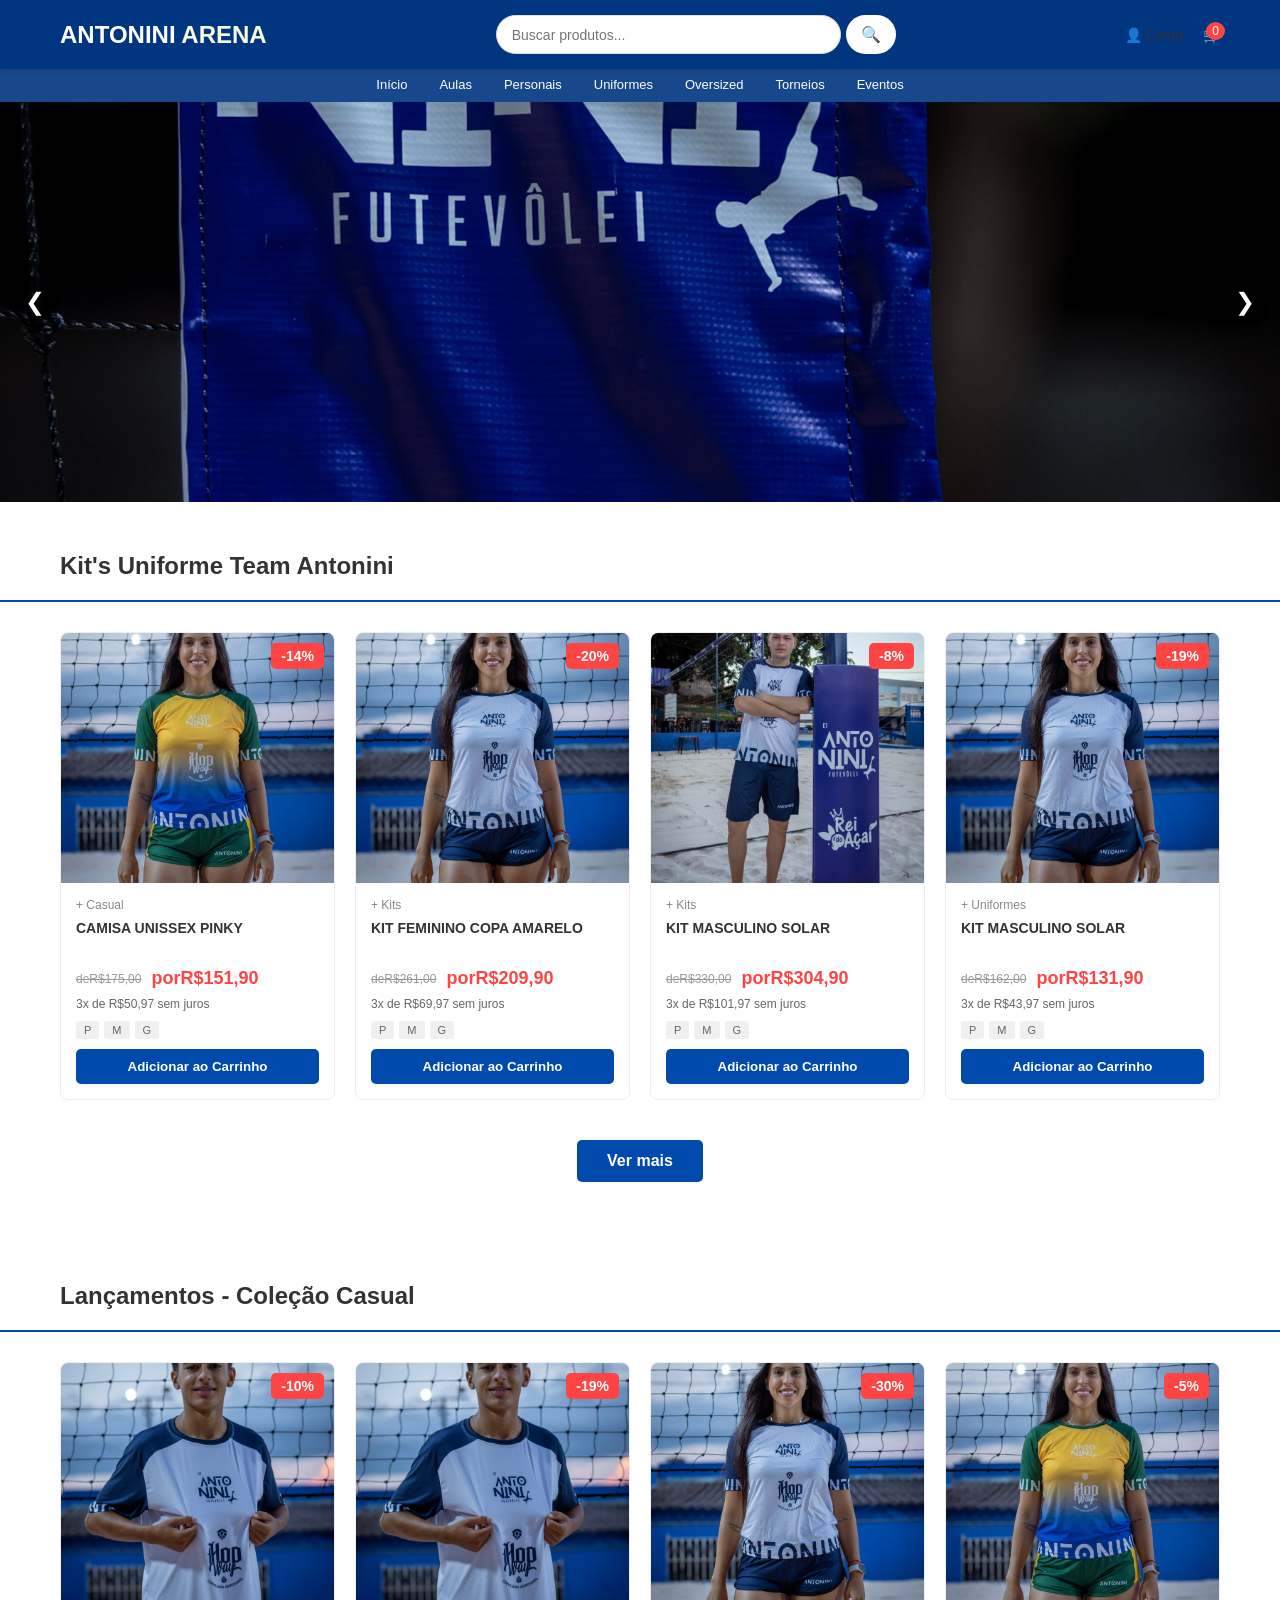
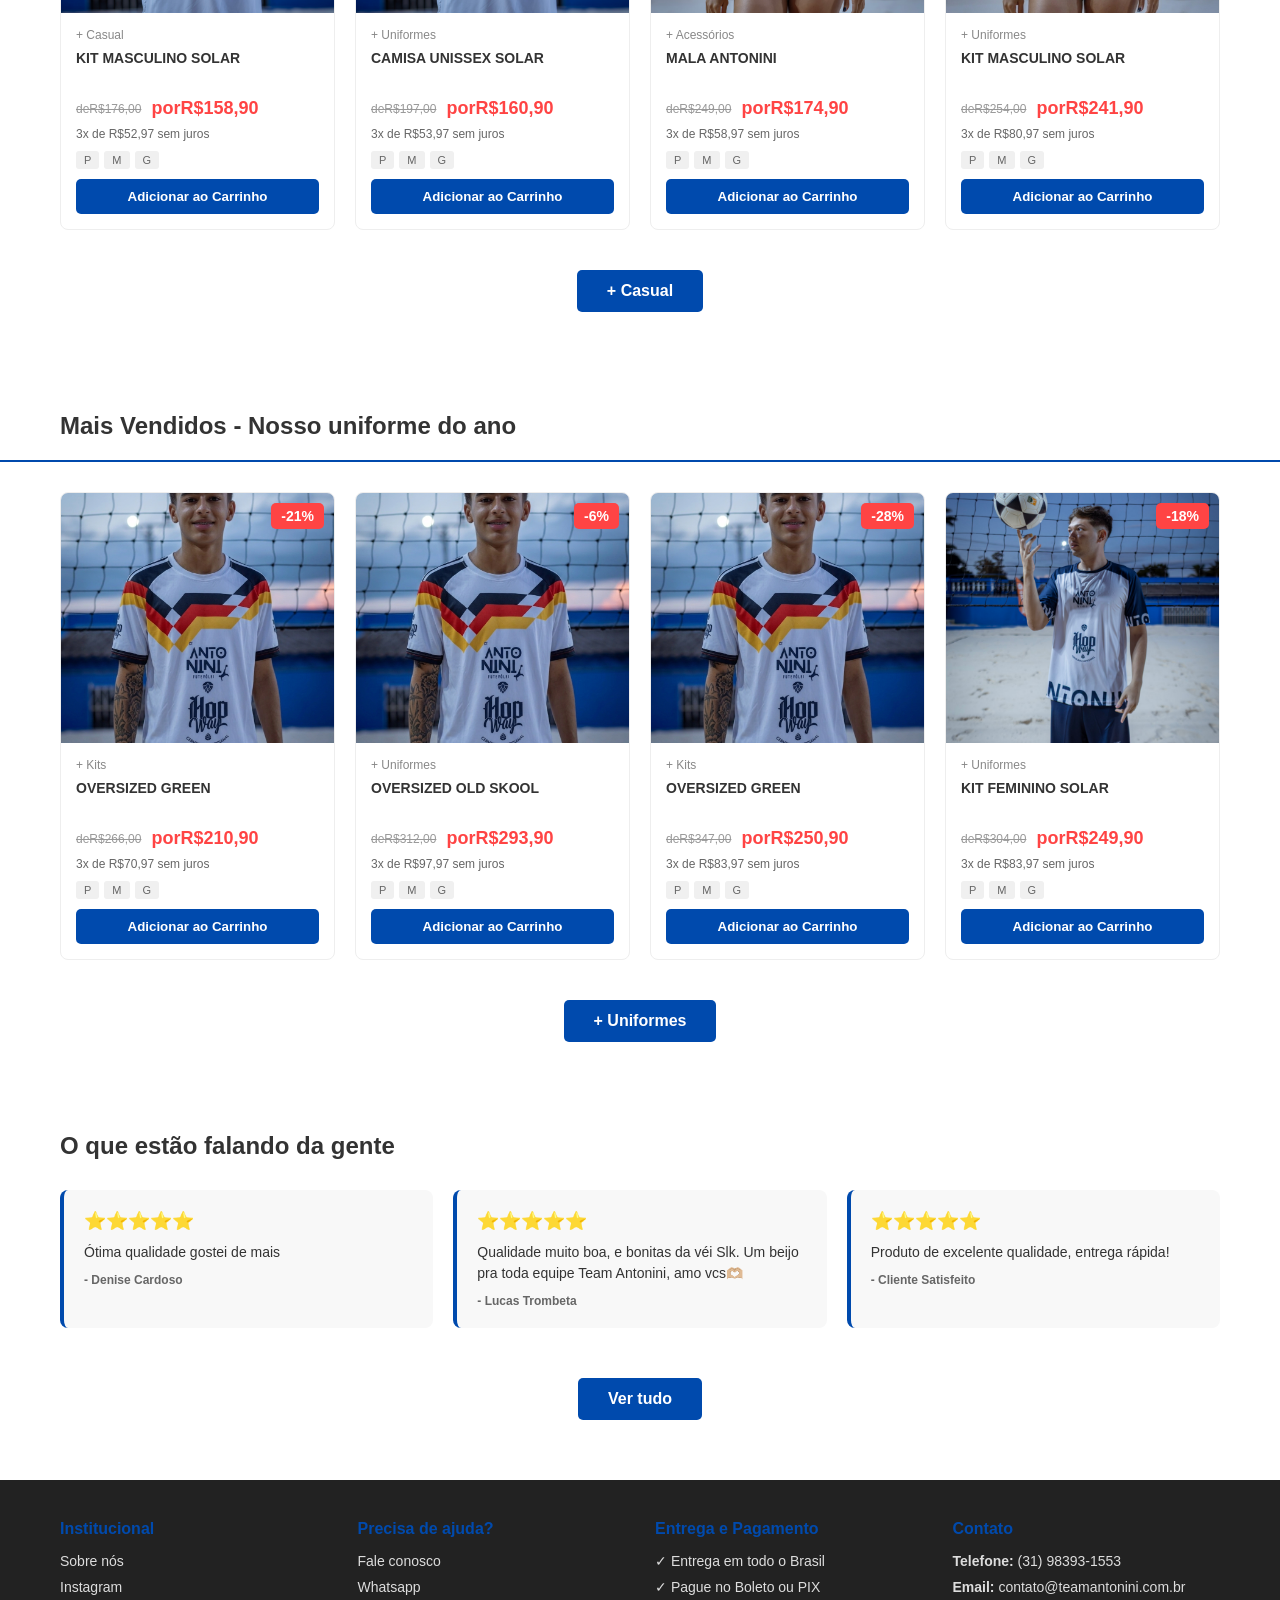
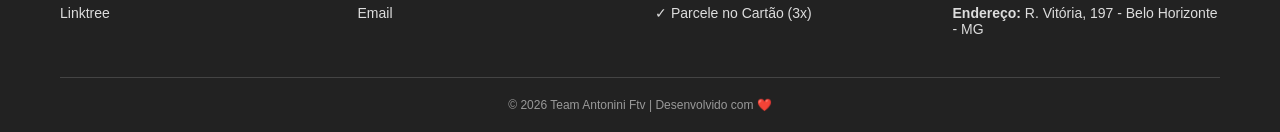
<file: index.html>
<!DOCTYPE html>
<html lang="pt-BR">
<head>
    <meta charset="UTF-8">
    <meta name="viewport" content="width=device-width, initial-scale=1.0">
    <title>Antonini Ftv - Centro de Treinamento e Loja de Footvolley</title>
    <link rel="stylesheet" href="site_antonini/styles.css">
</head>
<body>
    <!-- LOADING SCREEN -->
    <div class="loading-screen" id="loadingScreen">
        <div class="loading-content">
            <div class="loading-card">
                <img src="site_antonini/imgs/antonini_logo.png" alt="Antonini Logo" class="loading-logo">
            </div>
        </div>
    </div>

    <!-- HEADER -->
    <header class="header">
        <div class="container">
            <div class="header-content">
                <div class="logo">
                    <h1>ANTONINI <span>ARENA</span></h1>
                </div>
                <div class="search-bar">
                    <input type="text" placeholder="Buscar produtos...">
                    <button>🔍</button>
                </div>
                <div class="header-actions">
                    <a href="#" class="icon-btn">👤 Conta</a>
                    <a href="#" class="icon-btn cart">🛒 <span class="cart-count">0</span></a>
                </div>
                <button class="mobile-menu-toggle" aria-label="Abrir menu">☰</button>
            </div>
        </div>
    </header>

    <!-- NAVEGAÇÃO -->
    <nav class="navbar">
        <div class="container">
            <ul class="nav-menu">
                <li><a href="index.html" class="nav-link">Início</a></li>
                <li><a href="site_antonini/aulas.html" class="nav-link">Aulas</a></li>
                <li><a href="site_antonini/personais.html" class="nav-link">Personais</a></li>
                <li><a href="site_antonini/uniformes.html" class="nav-link">Uniformes</a></li>
                <li><a href="site_antonini/oversized.html" class="nav-link">Oversized</a></li>
                <li><a href="site_antonini/torneios.html" class="nav-link">Torneios</a></li>
                <li><a href="site_antonini/eventos.html" class="nav-link">Eventos</a></li>
            </ul>
        </div>
    </nav>

    <!-- CARROSSEL DE BANNERS -->
    <section class="banner-carousel">
        <div class="carousel-container">
            <div class="carousel">
                <div class="slide" style="background-image: url('site_antonini/imgs/rede.jpg')"></div>
                <div class="slide" style="background-image: url('site_antonini/imgs/gabi1.jpg')"></div>
                <div class="slide" style="background-image: url('site_antonini/imgs/lucca1.jpg')"></div>
                <div class="slide" style="background-image: url('site_antonini/imgs/lucca2.jpg')"></div>
                <div class="slide" style="background-image: url('site_antonini/imgs/pedrinho1.jpg')"></div>
            </div>
            <button class="carousel-btn prev">❮</button>
            <button class="carousel-btn next">❯</button>
        </div>
    </section>

    <!-- DESTAQUES -->
    <section class="section-title">
        <div class="container">
            <h2>Kit's Uniforme Team Antonini</h2>
        </div>
    </section>

    <!-- GRID DE PRODUTOS - KITS -->
    <section class="products-section">
        <div class="container">
            <div class="products-grid" id="kitsGrid"></div>
            <div class="view-more">
                <a href="#" class="btn-more">Ver mais</a>
            </div>
        </div>
    </section>

    <!-- LANÇAMENTOS -->
    <section class="section-title">
        <div class="container">
            <h2>Lançamentos - Coleção Casual</h2>
        </div>
    </section>

    <section class="products-section">
        <div class="container">
            <div class="products-grid" id="launchesGrid"></div>
            <div class="view-more">
                <a href="#" class="btn-more">+ Casual</a>
            </div>
        </div>
    </section>

    <!-- MAIS VENDIDOS -->
    <section class="section-title">
        <div class="container">
            <h2>Mais Vendidos - Nosso uniforme do ano</h2>
        </div>
    </section>

    <section class="products-section">
        <div class="container">
            <div class="products-grid" id="bestsellersGrid"></div>
            <div class="view-more">
                <a href="#" class="btn-more">+ Uniformes</a>
            </div>
        </div>
    </section>

    <!-- AVALIAÇÕES -->
    <section class="reviews-section">
        <div class="container">
            <h2>O que estão falando da gente</h2>
            <div class="reviews-grid">
                <div class="review-card">
                    <div class="stars">⭐⭐⭐⭐⭐</div>
                    <p class="review-text">Ótima qualidade gostei de mais</p>
                    <p class="review-author">- Denise Cardoso</p>
                </div>
                <div class="review-card">
                    <div class="stars">⭐⭐⭐⭐⭐</div>
                    <p class="review-text">Qualidade muito boa, e bonitas da véi Slk. Um beijo pra toda equipe Team Antonini, amo vcs🫶🏼</p>
                    <p class="review-author">- Lucas Trombeta</p>
                </div>
                <div class="review-card">
                    <div class="stars">⭐⭐⭐⭐⭐</div>
                    <p class="review-text">Produto de excelente qualidade, entrega rápida!</p>
                    <p class="review-author">- Cliente Satisfeito</p>
                </div>
            </div>
            <div class="view-more">
                <a href="#" class="btn-more">Ver tudo</a>
            </div>
        </div>
    </section>

    <!-- FOOTER -->
    <footer class="footer">
        <div class="container">
            <div class="footer-content">
                <div class="footer-column">
                    <h3>Institucional</h3>
                    <ul>
                        <li><a href="#">Sobre nós</a></li>
                        <li><a href="#">Instagram</a></li>
                        <li><a href="#">Linktree</a></li>
                    </ul>
                </div>
                <div class="footer-column">
                    <h3>Precisa de ajuda?</h3>
                    <ul>
                        <li><a href="#">Fale conosco</a></li>
                        <li><a href="#">Whatsapp</a></li>
                        <li><a href="#">Email</a></li>
                    </ul>
                </div>
                <div class="footer-column">
                    <h3>Entrega e Pagamento</h3>
                    <ul>
                        <li>✓ Entrega em todo o Brasil</li>
                        <li>✓ Pague no Boleto ou PIX</li>
                        <li>✓ Parcele no Cartão (3x)</li>
                    </ul>
                </div>
                <div class="footer-column">
                    <h3>Contato</h3>
                    <p><strong>Telefone:</strong> (31) 98393-1553</p>
                    <p><strong>Email:</strong> contato@teamantonini.com.br</p>
                    <p><strong>Endereço:</strong> R. Vitória, 197 - Belo Horizonte - MG</p>
                </div>
            </div>
            <div class="footer-bottom">
                <p>&copy; 2026 Team Antonini Ftv | Desenvolvido com ❤️</p>
            </div>
        </div>
    </footer>

    <script src="site_antonini/script.js"></script>
</body>
</html>
</file>
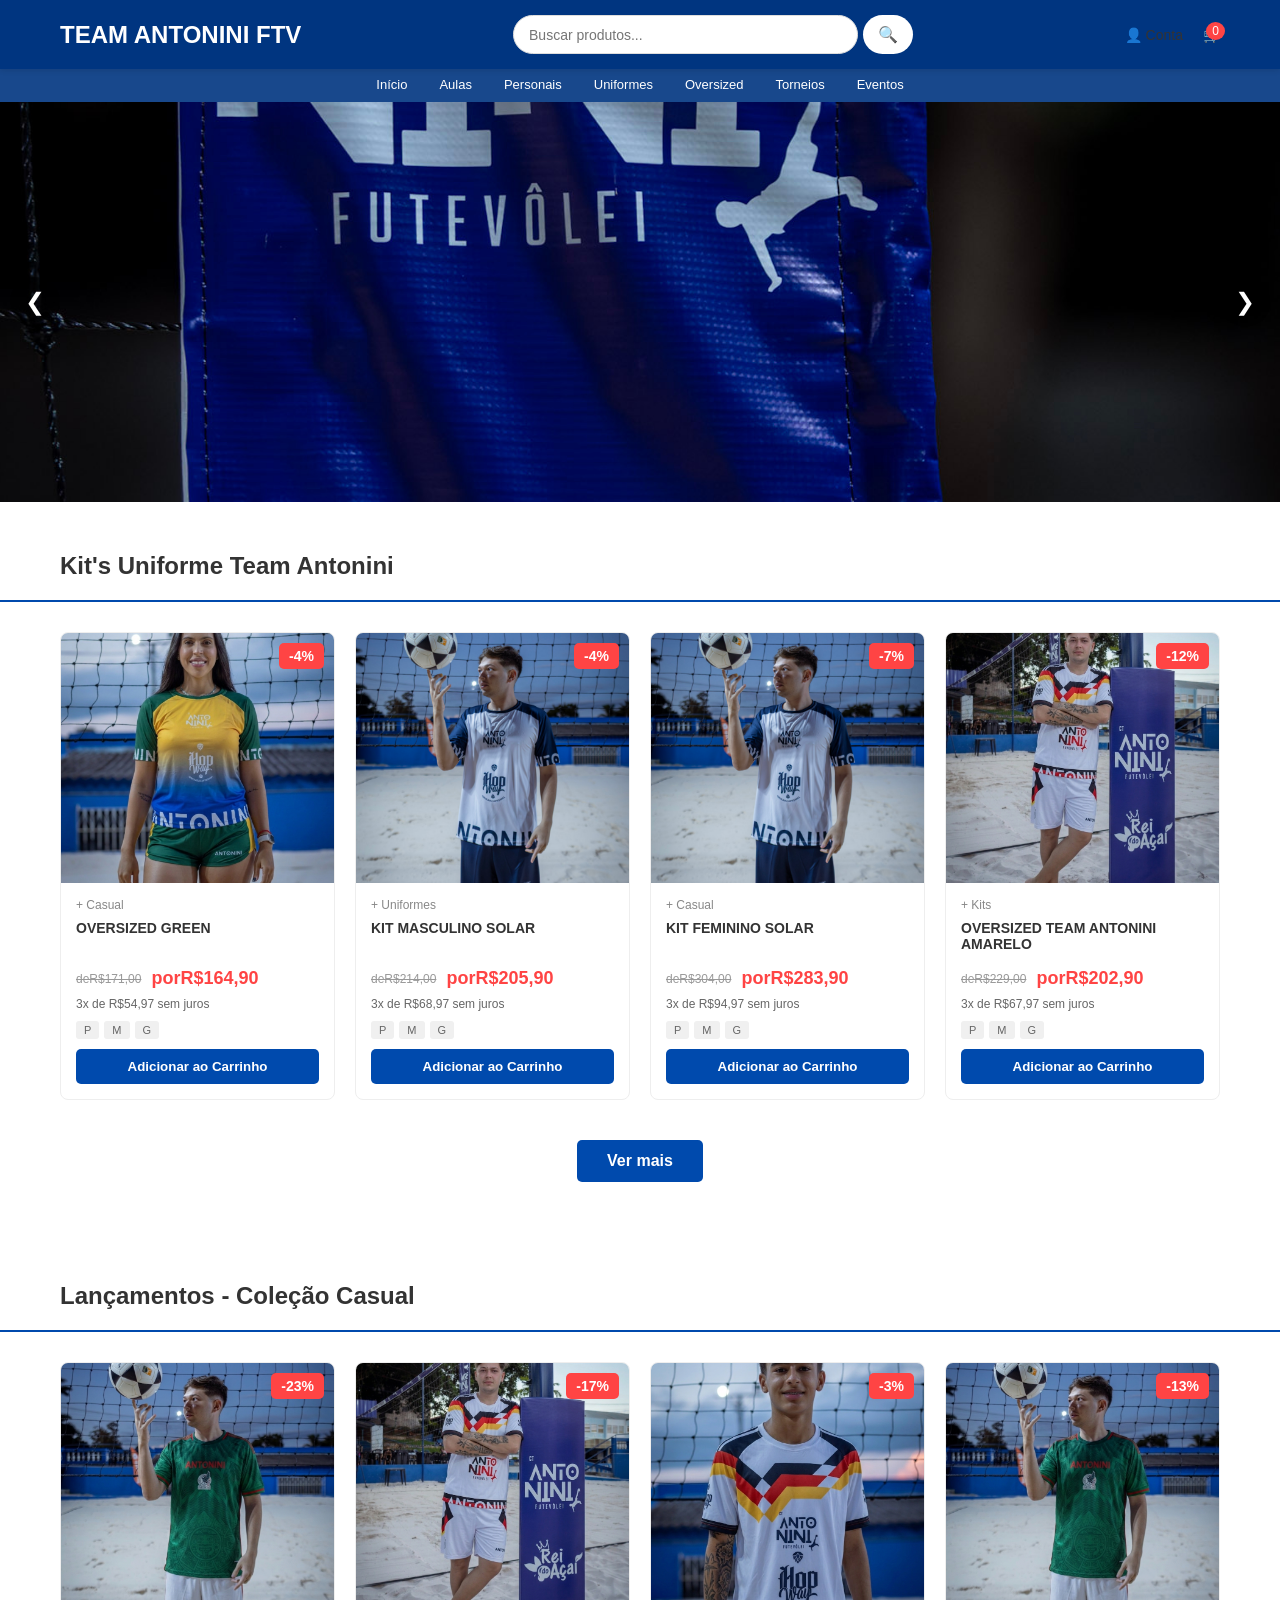
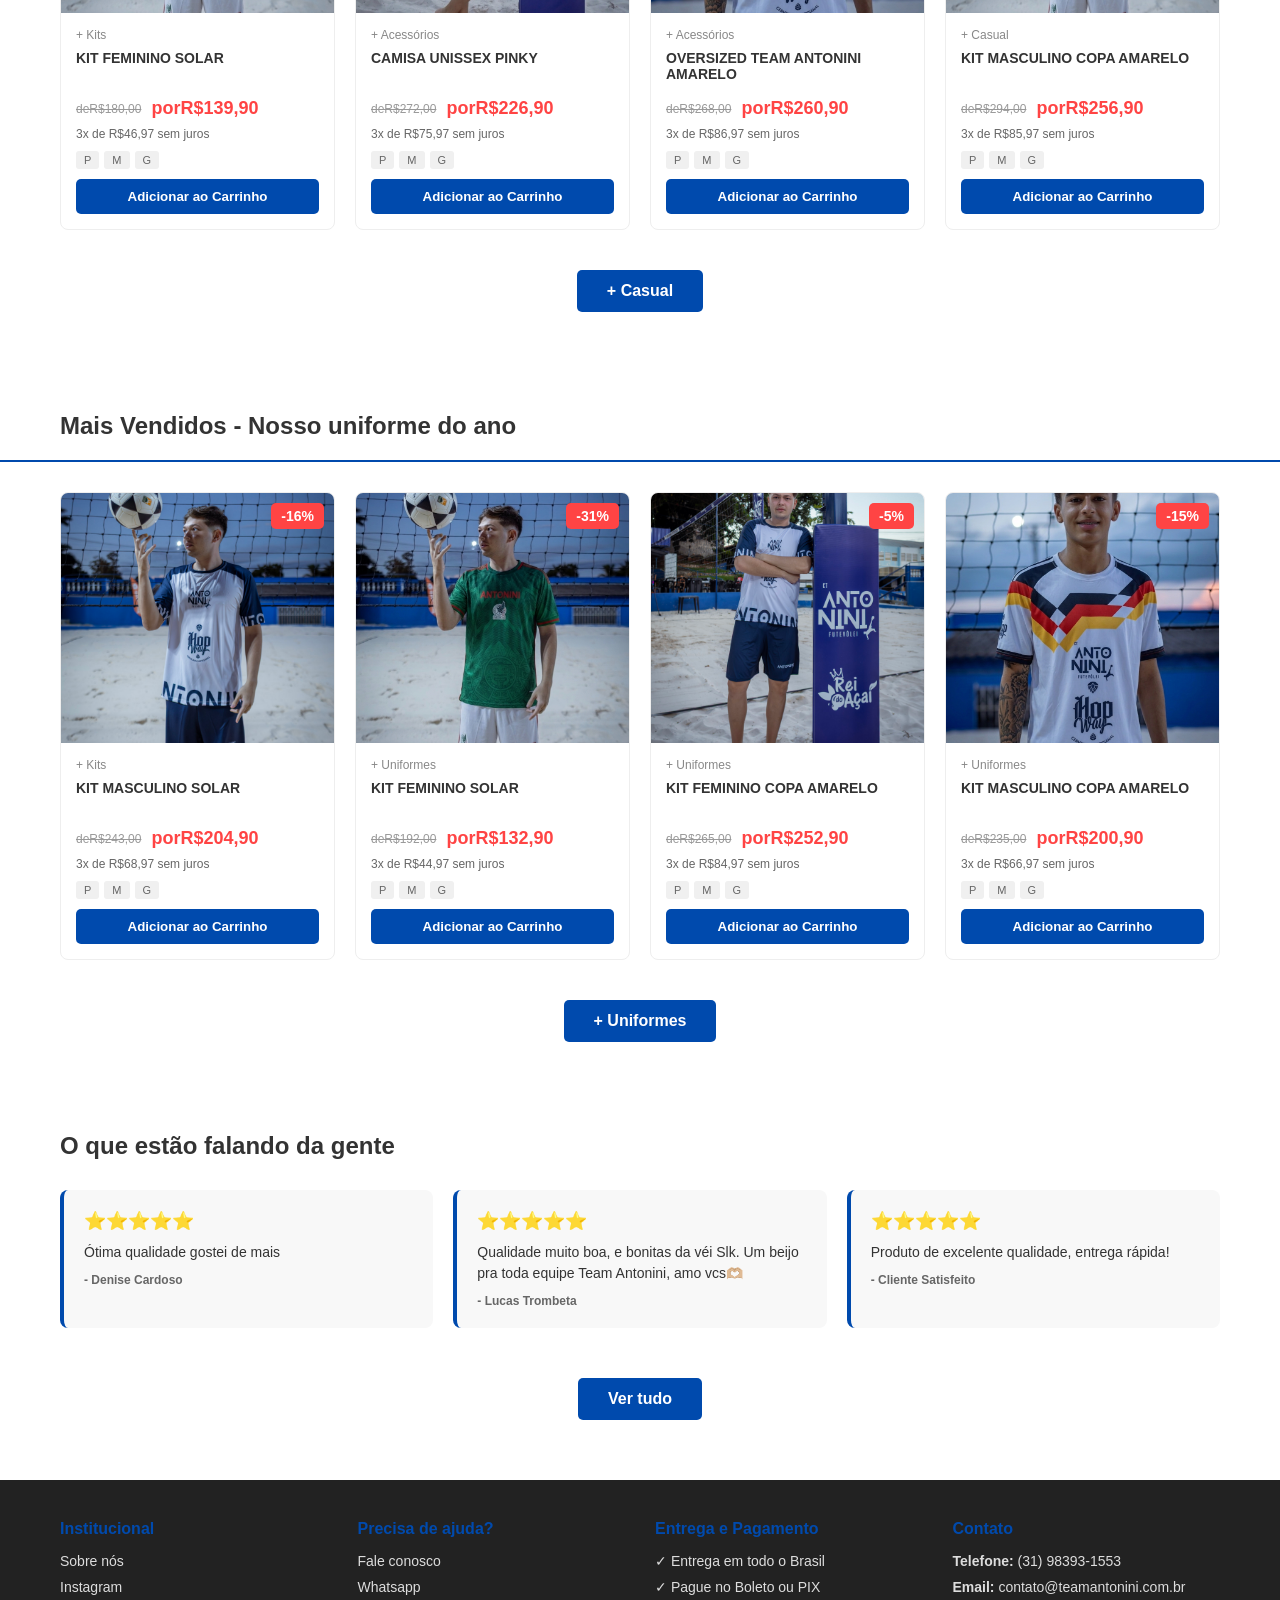
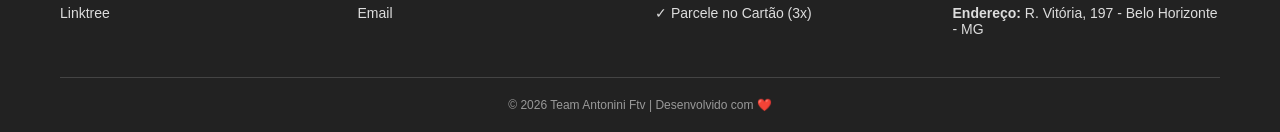
<file: site_antonini/index.html>
<!DOCTYPE html>
<html lang="pt-BR">
<head>
    <meta charset="UTF-8">
    <meta name="viewport" content="width=device-width, initial-scale=1.0">
    <title>Antonini Ftv - Centro de Treinamento e Loja de Footvolley</title>
    <link rel="stylesheet" href="styles.css">
</head>
<body>
    <!-- LOADING SCREEN -->
    <div class="loading-screen" id="loadingScreen">
        <div class="loading-content">
            <div class="loading-card">
                <img src="imgs/antonini_logo.png" alt="Antonini Logo" class="loading-logo">
            </div>
        </div>
    </div>

    <!-- HEADER -->
    <header class="header">
        <div class="container">
            <div class="header-content">
                <div class="logo">
                    <h1>TEAM ANTONINI FTV</h1>
                </div>
                <div class="search-bar">
                    <input type="text" placeholder="Buscar produtos...">
                    <button>🔍</button>
                </div>
                <div class="header-actions">
                    <a href="#" class="icon-btn">👤 Conta</a>
                    <a href="#" class="icon-btn cart">🛒 <span class="cart-count">0</span></a>
                </div>
            </div>
        </div>
    </header>

    <!-- NAVEGAÇÃO -->
    <nav class="navbar">
        <div class="container">
            <ul class="nav-menu">
                <li><a href="index.html" class="nav-link">Início</a></li>
                <li><a href="aulas.html" class="nav-link">Aulas</a></li>
                <li><a href="personais.html" class="nav-link">Personais</a></li>
                <li><a href="uniformes.html" class="nav-link">Uniformes</a></li>
                <li><a href="oversized.html" class="nav-link">Oversized</a></li>
                <li><a href="torneios.html" class="nav-link">Torneios</a></li>
                <li><a href="eventos.html" class="nav-link">Eventos</a></li>
            </ul>
        </div>
    </nav>

    <!-- CARROSSEL DE BANNERS -->
    <section class="banner-carousel">
        <div class="carousel-container">
            <div class="carousel">
                <div class="slide" style="background-image: url('imgs/rede.jpg')"></div>
                <div class="slide" style="background-image: url('imgs/gabi1.jpg')"></div>
                <div class="slide" style="background-image: url('imgs/lucca1.jpg')"></div>
                <div class="slide" style="background-image: url('imgs/lucca2.jpg')"></div>
                <div class="slide" style="background-image: url('imgs/pedrinho1.jpg')"></div>
            </div>
            <button class="carousel-btn prev">❮</button>
            <button class="carousel-btn next">❯</button>
        </div>
    </section>

    <!-- DESTAQUES -->
    <section class="section-title">
        <div class="container">
            <h2>Kit's Uniforme Team Antonini</h2>
        </div>
    </section>

    <!-- GRID DE PRODUTOS - KITS -->
    <section class="products-section">
        <div class="container">
            <div class="products-grid" id="kitsGrid"></div>
            <div class="view-more">
                <a href="#" class="btn-more">Ver mais</a>
            </div>
        </div>
    </section>

    <!-- LANÇAMENTOS -->
    <section class="section-title">
        <div class="container">
            <h2>Lançamentos - Coleção Casual</h2>
        </div>
    </section>

    <section class="products-section">
        <div class="container">
            <div class="products-grid" id="launchesGrid"></div>
            <div class="view-more">
                <a href="#" class="btn-more">+ Casual</a>
            </div>
        </div>
    </section>

    <!-- MAIS VENDIDOS -->
    <section class="section-title">
        <div class="container">
            <h2>Mais Vendidos - Nosso uniforme do ano</h2>
        </div>
    </section>

    <section class="products-section">
        <div class="container">
            <div class="products-grid" id="bestsellersGrid"></div>
            <div class="view-more">
                <a href="#" class="btn-more">+ Uniformes</a>
            </div>
        </div>
    </section>

    <!-- AVALIAÇÕES -->
    <section class="reviews-section">
        <div class="container">
            <h2>O que estão falando da gente</h2>
            <div class="reviews-grid">
                <div class="review-card">
                    <div class="stars">⭐⭐⭐⭐⭐</div>
                    <p class="review-text">Ótima qualidade gostei de mais</p>
                    <p class="review-author">- Denise Cardoso</p>
                </div>
                <div class="review-card">
                    <div class="stars">⭐⭐⭐⭐⭐</div>
                    <p class="review-text">Qualidade muito boa, e bonitas da véi Slk. Um beijo pra toda equipe Team Antonini, amo vcs🫶🏼</p>
                    <p class="review-author">- Lucas Trombeta</p>
                </div>
                <div class="review-card">
                    <div class="stars">⭐⭐⭐⭐⭐</div>
                    <p class="review-text">Produto de excelente qualidade, entrega rápida!</p>
                    <p class="review-author">- Cliente Satisfeito</p>
                </div>
            </div>
            <div class="view-more">
                <a href="#" class="btn-more">Ver tudo</a>
            </div>
        </div>
    </section>

    <!-- FOOTER -->
    <footer class="footer">
        <div class="container">
            <div class="footer-content">
                <div class="footer-column">
                    <h3>Institucional</h3>
                    <ul>
                        <li><a href="#">Sobre nós</a></li>
                        <li><a href="#">Instagram</a></li>
                        <li><a href="#">Linktree</a></li>
                    </ul>
                </div>
                <div class="footer-column">
                    <h3>Precisa de ajuda?</h3>
                    <ul>
                        <li><a href="#">Fale conosco</a></li>
                        <li><a href="#">Whatsapp</a></li>
                        <li><a href="#">Email</a></li>
                    </ul>
                </div>
                <div class="footer-column">
                    <h3>Entrega e Pagamento</h3>
                    <ul>
                        <li>✓ Entrega em todo o Brasil</li>
                        <li>✓ Pague no Boleto ou PIX</li>
                        <li>✓ Parcele no Cartão (3x)</li>
                    </ul>
                </div>
                <div class="footer-column">
                    <h3>Contato</h3>
                    <p><strong>Telefone:</strong> (31) 98393-1553</p>
                    <p><strong>Email:</strong> contato@teamantonini.com.br</p>
                    <p><strong>Endereço:</strong> R. Vitória, 197 - Belo Horizonte - MG</p>
                </div>
            </div>
            <div class="footer-bottom">
                <p>&copy; 2026 Team Antonini Ftv | Desenvolvido com ❤️</p>
            </div>
        </div>
    </footer>

    <script src="script.js"></script>
</body>
</html>
</file>
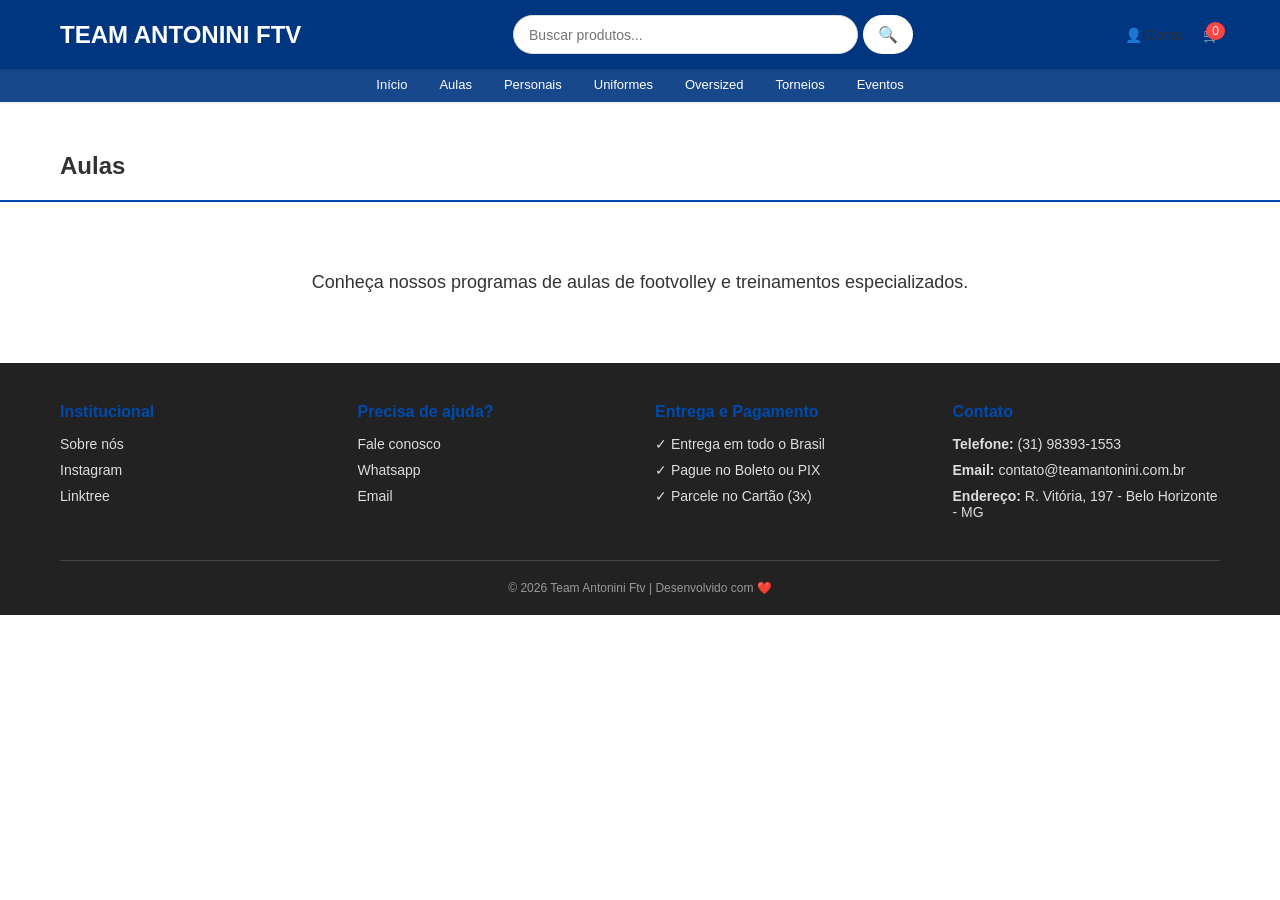
<file: site_antonini/aulas.html>
<!DOCTYPE html>
<html lang="pt-BR">
<head>
    <meta charset="UTF-8">
    <meta name="viewport" content="width=device-width, initial-scale=1.0">
    <title>Aulas - Team Antonini Ftv</title>
    <link rel="stylesheet" href="styles.css">
</head>
<body>
    <!-- HEADER -->
    <header class="header">
        <div class="container">
            <div class="header-content">
                <div class="logo">
                    <h1>TEAM ANTONINI FTV</h1>
                </div>
                <div class="search-bar">
                    <input type="text" placeholder="Buscar produtos...">
                    <button>🔍</button>
                </div>
                <div class="header-actions">
                    <a href="#" class="icon-btn">👤 Conta</a>
                    <a href="#" class="icon-btn cart">🛒 <span class="cart-count">0</span></a>
                </div>
                <button class="mobile-menu-toggle" aria-label="Abrir menu">☰</button>
            </div>
        </div>
    </header>

    <!-- NAVEGAÇÃO -->
    <nav class="navbar">
        <div class="container">
            <ul class="nav-menu">
                <li><a href="../index.html" class="nav-link">Início</a></li>
                <li><a href="aulas.html" class="nav-link">Aulas</a></li>
                <li><a href="personais.html" class="nav-link">Personais</a></li>
                <li><a href="uniformes.html" class="nav-link">Uniformes</a></li>
                <li><a href="oversized.html" class="nav-link">Oversized</a></li>
                <li><a href="torneios.html" class="nav-link">Torneios</a></li>
                <li><a href="eventos.html" class="nav-link">Eventos</a></li>
            </ul>
        </div>
    </nav>

    <!-- CONTEÚDO PRINCIPAL -->
    <section class="section-title">
        <div class="container">
            <h2>Aulas</h2>
        </div>
    </section>

    <section class="products-section">
        <div class="container">
            <p style="font-size: 18px; color: #333; text-align: center; padding: 40px 0;">
                Conheça nossos programas de aulas de footvolley e treinamentos especializados.
            </p>
        </div>
    </section>

    <!-- FOOTER -->
    <footer class="footer">
        <div class="container">
            <div class="footer-content">
                <div class="footer-column">
                    <h3>Institucional</h3>
                    <ul>
                        <li><a href="#">Sobre nós</a></li>
                        <li><a href="#">Instagram</a></li>
                        <li><a href="#">Linktree</a></li>
                    </ul>
                </div>
                <div class="footer-column">
                    <h3>Precisa de ajuda?</h3>
                    <ul>
                        <li><a href="#">Fale conosco</a></li>
                        <li><a href="#">Whatsapp</a></li>
                        <li><a href="#">Email</a></li>
                    </ul>
                </div>
                <div class="footer-column">
                    <h3>Entrega e Pagamento</h3>
                    <ul>
                        <li>✓ Entrega em todo o Brasil</li>
                        <li>✓ Pague no Boleto ou PIX</li>
                        <li>✓ Parcele no Cartão (3x)</li>
                    </ul>
                </div>
                <div class="footer-column">
                    <h3>Contato</h3>
                    <p><strong>Telefone:</strong> (31) 98393-1553</p>
                    <p><strong>Email:</strong> contato@teamantonini.com.br</p>
                    <p><strong>Endereço:</strong> R. Vitória, 197 - Belo Horizonte - MG</p>
                </div>
            </div>
            <div class="footer-bottom">
                <p>&copy; 2026 Team Antonini Ftv | Desenvolvido com ❤️</p>
            </div>
        </div>
    </footer>

    <script src="script.js"></script>
</body>
</html>
</file>
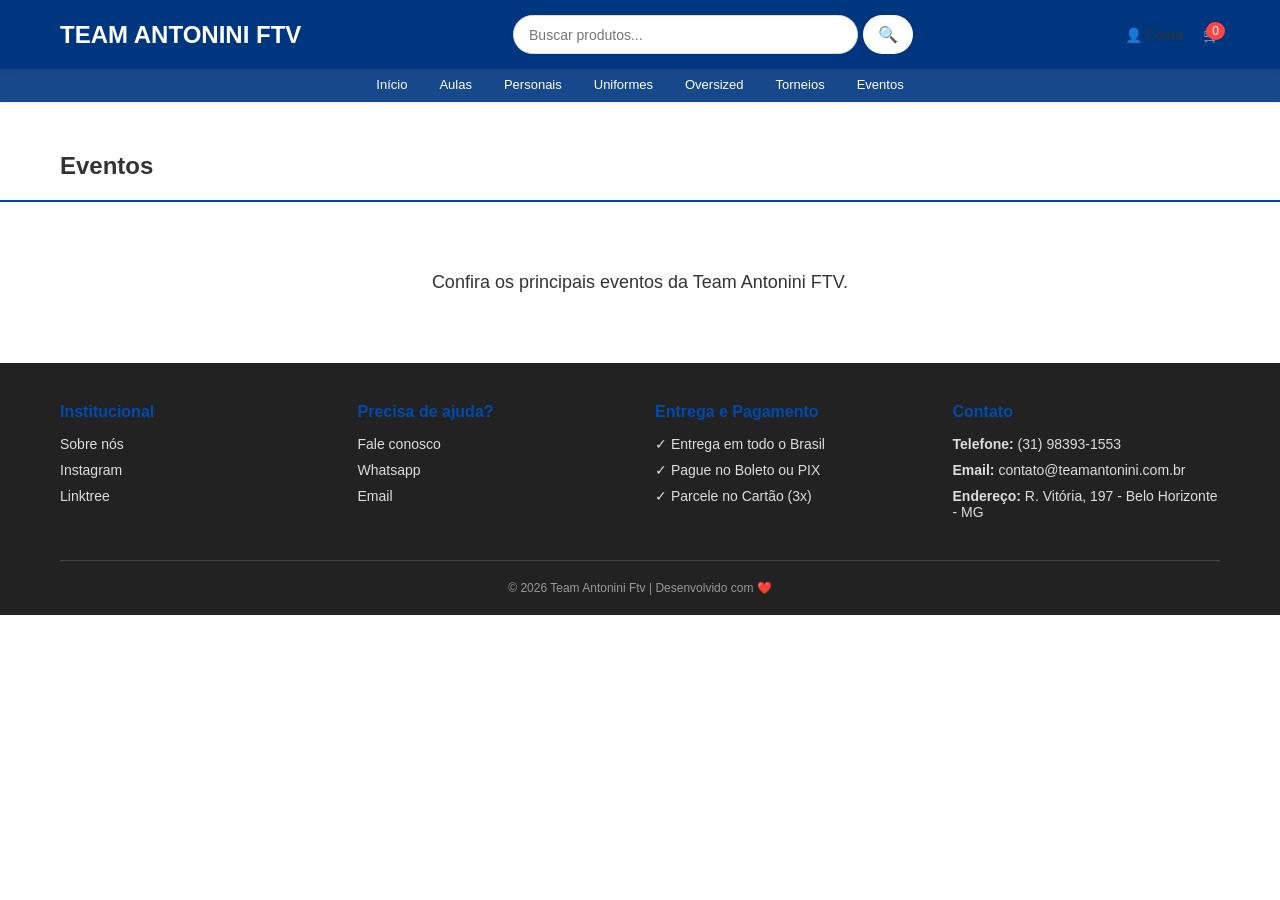
<file: site_antonini/eventos.html>
<!DOCTYPE html>
<html lang="pt-BR">
<head>
    <meta charset="UTF-8">
    <meta name="viewport" content="width=device-width, initial-scale=1.0">
    <title>Eventos - Team Antonini Ftv</title>
    <link rel="stylesheet" href="styles.css">
</head>
<body>
    <!-- HEADER -->
    <header class="header">
        <div class="container">
            <div class="header-content">
                <div class="logo">
                    <h1>TEAM ANTONINI FTV</h1>
                </div>
                <div class="search-bar">
                    <input type="text" placeholder="Buscar produtos...">
                    <button>🔍</button>
                </div>
                <div class="header-actions">
                    <a href="#" class="icon-btn">👤 Conta</a>
                    <a href="#" class="icon-btn cart">🛒 <span class="cart-count">0</span></a>
                </div>
                <button class="mobile-menu-toggle" aria-label="Abrir menu">☰</button>
            </div>
        </div>
    </header>

    <!-- NAVEGAÇÃO -->
    <nav class="navbar">
        <div class="container">
            <ul class="nav-menu">
                <li><a href="../index.html" class="nav-link">Início</a></li>
                <li><a href="aulas.html" class="nav-link">Aulas</a></li>
                <li><a href="personais.html" class="nav-link">Personais</a></li>
                <li><a href="uniformes.html" class="nav-link">Uniformes</a></li>
                <li><a href="oversized.html" class="nav-link">Oversized</a></li>
                <li><a href="torneios.html" class="nav-link">Torneios</a></li>
                <li><a href="eventos.html" class="nav-link">Eventos</a></li>
            </ul>
        </div>
    </nav>

    <!-- CONTEÚDO PRINCIPAL -->
    <section class="section-title">
        <div class="container">
            <h2>Eventos</h2>
        </div>
    </section>

    <section class="products-section">
        <div class="container">
            <p style="font-size: 18px; color: #333; text-align: center; padding: 40px 0;">
                Confira os principais eventos da Team Antonini FTV.
            </p>
        </div>
    </section>

    <!-- FOOTER -->
    <footer class="footer">
        <div class="container">
            <div class="footer-content">
                <div class="footer-column">
                    <h3>Institucional</h3>
                    <ul>
                        <li><a href="#">Sobre nós</a></li>
                        <li><a href="#">Instagram</a></li>
                        <li><a href="#">Linktree</a></li>
                    </ul>
                </div>
                <div class="footer-column">
                    <h3>Precisa de ajuda?</h3>
                    <ul>
                        <li><a href="#">Fale conosco</a></li>
                        <li><a href="#">Whatsapp</a></li>
                        <li><a href="#">Email</a></li>
                    </ul>
                </div>
                <div class="footer-column">
                    <h3>Entrega e Pagamento</h3>
                    <ul>
                        <li>✓ Entrega em todo o Brasil</li>
                        <li>✓ Pague no Boleto ou PIX</li>
                        <li>✓ Parcele no Cartão (3x)</li>
                    </ul>
                </div>
                <div class="footer-column">
                    <h3>Contato</h3>
                    <p><strong>Telefone:</strong> (31) 98393-1553</p>
                    <p><strong>Email:</strong> contato@teamantonini.com.br</p>
                    <p><strong>Endereço:</strong> R. Vitória, 197 - Belo Horizonte - MG</p>
                </div>
            </div>
            <div class="footer-bottom">
                <p>&copy; 2026 Team Antonini Ftv | Desenvolvido com ❤️</p>
            </div>
        </div>
    </footer>

    <script src="script.js"></script>
</body>
</html>
</file>
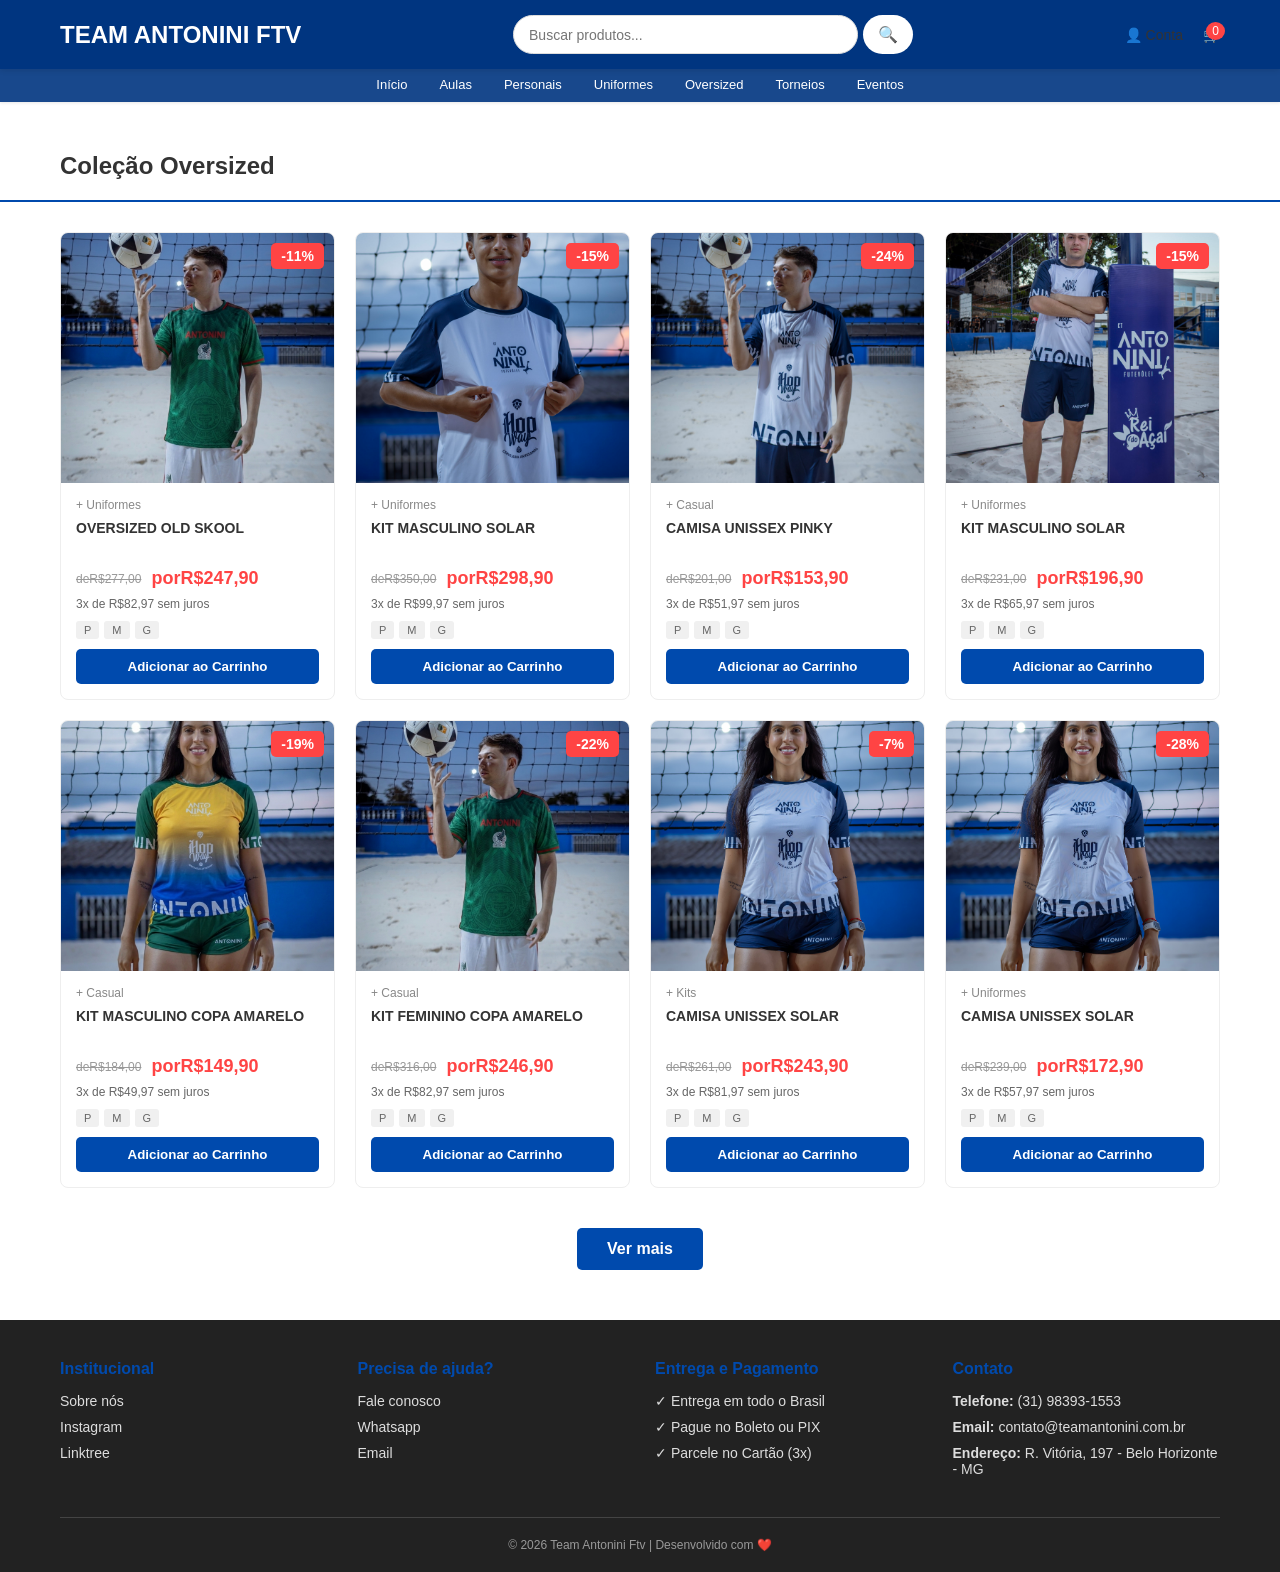
<file: site_antonini/oversized.html>
<!DOCTYPE html>
<html lang="pt-BR">
<head>
    <meta charset="UTF-8">
    <meta name="viewport" content="width=device-width, initial-scale=1.0">
    <title>Oversized - Team Antonini Ftv</title>
    <link rel="stylesheet" href="styles.css">
</head>
<body>
    <!-- HEADER -->
    <header class="header">
        <div class="container">
            <div class="header-content">
                <div class="logo">
                    <h1>TEAM ANTONINI FTV</h1>
                </div>
                <div class="search-bar">
                    <input type="text" placeholder="Buscar produtos...">
                    <button>🔍</button>
                </div>
                <div class="header-actions">
                    <a href="#" class="icon-btn">👤 Conta</a>
                    <a href="#" class="icon-btn cart">🛒 <span class="cart-count">0</span></a>
                </div>
                <button class="mobile-menu-toggle" aria-label="Abrir menu">☰</button>
            </div>
        </div>
    </header>

    <!-- NAVEGAÇÃO -->
    <nav class="navbar">
        <div class="container">
            <ul class="nav-menu">
                <li><a href="../index.html" class="nav-link">Início</a></li>
                <li><a href="aulas.html" class="nav-link">Aulas</a></li>
                <li><a href="personais.html" class="nav-link">Personais</a></li>
                <li><a href="uniformes.html" class="nav-link">Uniformes</a></li>
                <li><a href="oversized.html" class="nav-link">Oversized</a></li>
                <li><a href="torneios.html" class="nav-link">Torneios</a></li>
                <li><a href="eventos.html" class="nav-link">Eventos</a></li>
            </ul>
        </div>
    </nav>

    <!-- CONTEÚDO PRINCIPAL -->
    <section class="section-title">
        <div class="container">
            <h2>Coleção Oversized</h2>
        </div>
    </section>

    <section class="products-section">
        <div class="container">
            <div class="products-grid" id="oversizedGrid"></div>
            <div class="view-more">
                <a href="#" class="btn-more">Ver mais</a>
            </div>
        </div>
    </section>

    <!-- FOOTER -->
    <footer class="footer">
        <div class="container">
            <div class="footer-content">
                <div class="footer-column">
                    <h3>Institucional</h3>
                    <ul>
                        <li><a href="#">Sobre nós</a></li>
                        <li><a href="#">Instagram</a></li>
                        <li><a href="#">Linktree</a></li>
                    </ul>
                </div>
                <div class="footer-column">
                    <h3>Precisa de ajuda?</h3>
                    <ul>
                        <li><a href="#">Fale conosco</a></li>
                        <li><a href="#">Whatsapp</a></li>
                        <li><a href="#">Email</a></li>
                    </ul>
                </div>
                <div class="footer-column">
                    <h3>Entrega e Pagamento</h3>
                    <ul>
                        <li>✓ Entrega em todo o Brasil</li>
                        <li>✓ Pague no Boleto ou PIX</li>
                        <li>✓ Parcele no Cartão (3x)</li>
                    </ul>
                </div>
                <div class="footer-column">
                    <h3>Contato</h3>
                    <p><strong>Telefone:</strong> (31) 98393-1553</p>
                    <p><strong>Email:</strong> contato@teamantonini.com.br</p>
                    <p><strong>Endereço:</strong> R. Vitória, 197 - Belo Horizonte - MG</p>
                </div>
            </div>
            <div class="footer-bottom">
                <p>&copy; 2026 Team Antonini Ftv | Desenvolvido com ❤️</p>
            </div>
        </div>
    </footer>

    <script src="script.js"></script>
    <script>
        document.addEventListener('DOMContentLoaded', function() {
            const oversizedGrid = document.getElementById('oversizedGrid');
            for (let i = 0; i < 8; i++) {
                oversizedGrid.appendChild(createProductCard(generateProduct()));
            }
        });
    </script>
</body>
</html>
</file>
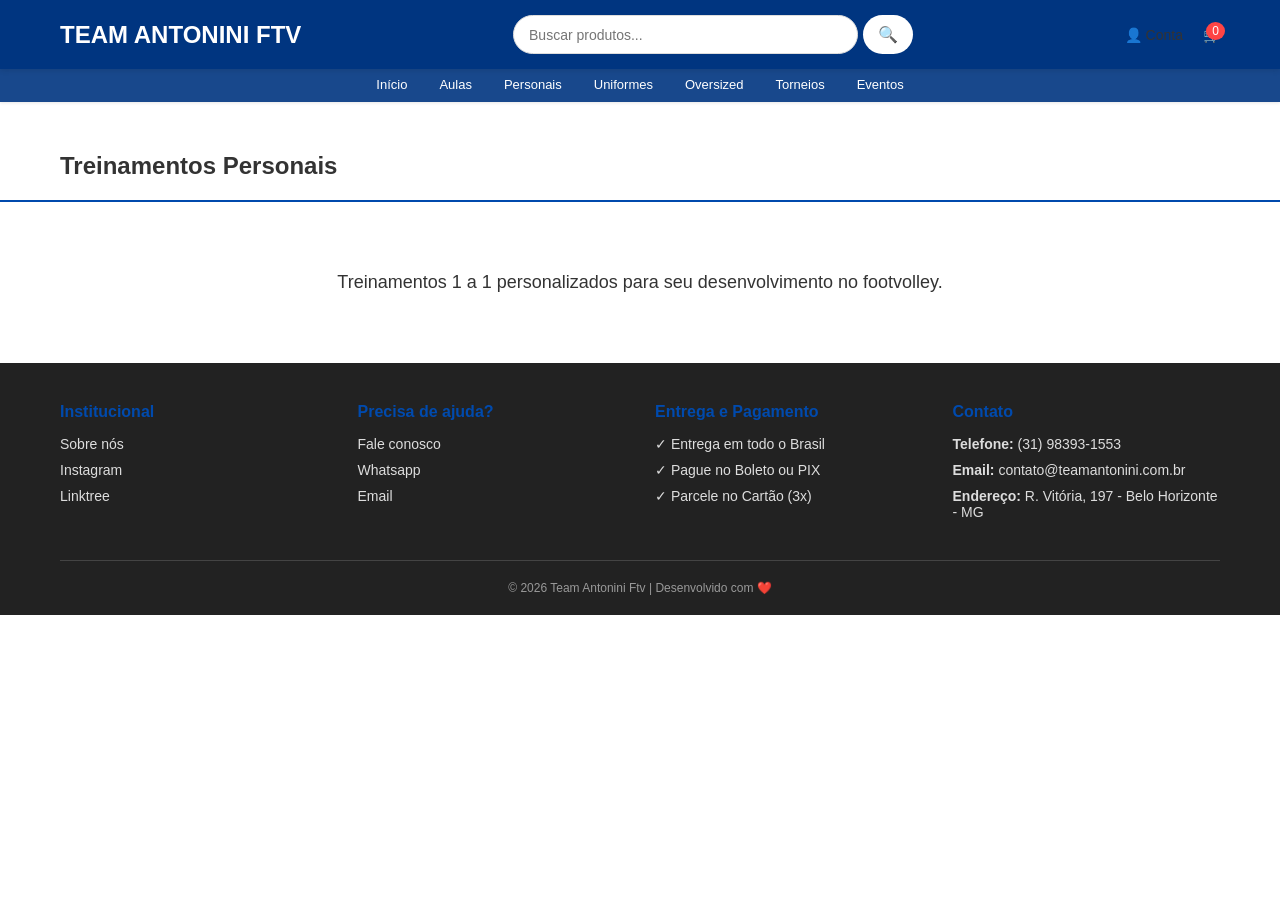
<file: site_antonini/personais.html>
<!DOCTYPE html>
<html lang="pt-BR">
<head>
    <meta charset="UTF-8">
    <meta name="viewport" content="width=device-width, initial-scale=1.0">
    <title>Personais - Team Antonini Ftv</title>
    <link rel="stylesheet" href="styles.css">
</head>
<body>
    <!-- HEADER -->
    <header class="header">
        <div class="container">
            <div class="header-content">
                <div class="logo">
                    <h1>TEAM ANTONINI FTV</h1>
                </div>
                <div class="search-bar">
                    <input type="text" placeholder="Buscar produtos...">
                    <button>🔍</button>
                </div>
                <div class="header-actions">
                    <a href="#" class="icon-btn">👤 Conta</a>
                    <a href="#" class="icon-btn cart">🛒 <span class="cart-count">0</span></a>
                </div>
                <button class="mobile-menu-toggle" aria-label="Abrir menu">☰</button>
            </div>
        </div>
    </header>

    <!-- NAVEGAÇÃO -->
    <nav class="navbar">
        <div class="container">
            <ul class="nav-menu">
                <li><a href="../index.html" class="nav-link">Início</a></li>
                <li><a href="aulas.html" class="nav-link">Aulas</a></li>
                <li><a href="personais.html" class="nav-link">Personais</a></li>
                <li><a href="uniformes.html" class="nav-link">Uniformes</a></li>
                <li><a href="oversized.html" class="nav-link">Oversized</a></li>
                <li><a href="torneios.html" class="nav-link">Torneios</a></li>
                <li><a href="eventos.html" class="nav-link">Eventos</a></li>
            </ul>
        </div>
    </nav>

    <!-- CONTEÚDO PRINCIPAL -->
    <section class="section-title">
        <div class="container">
            <h2>Treinamentos Personais</h2>
        </div>
    </section>

    <section class="products-section">
        <div class="container">
            <p style="font-size: 18px; color: #333; text-align: center; padding: 40px 0;">
                Treinamentos 1 a 1 personalizados para seu desenvolvimento no footvolley.
            </p>
        </div>
    </section>

    <!-- FOOTER -->
    <footer class="footer">
        <div class="container">
            <div class="footer-content">
                <div class="footer-column">
                    <h3>Institucional</h3>
                    <ul>
                        <li><a href="#">Sobre nós</a></li>
                        <li><a href="#">Instagram</a></li>
                        <li><a href="#">Linktree</a></li>
                    </ul>
                </div>
                <div class="footer-column">
                    <h3>Precisa de ajuda?</h3>
                    <ul>
                        <li><a href="#">Fale conosco</a></li>
                        <li><a href="#">Whatsapp</a></li>
                        <li><a href="#">Email</a></li>
                    </ul>
                </div>
                <div class="footer-column">
                    <h3>Entrega e Pagamento</h3>
                    <ul>
                        <li>✓ Entrega em todo o Brasil</li>
                        <li>✓ Pague no Boleto ou PIX</li>
                        <li>✓ Parcele no Cartão (3x)</li>
                    </ul>
                </div>
                <div class="footer-column">
                    <h3>Contato</h3>
                    <p><strong>Telefone:</strong> (31) 98393-1553</p>
                    <p><strong>Email:</strong> contato@teamantonini.com.br</p>
                    <p><strong>Endereço:</strong> R. Vitória, 197 - Belo Horizonte - MG</p>
                </div>
            </div>
            <div class="footer-bottom">
                <p>&copy; 2026 Team Antonini Ftv | Desenvolvido com ❤️</p>
            </div>
        </div>
    </footer>

    <script src="script.js"></script>
</body>
</html>
</file>
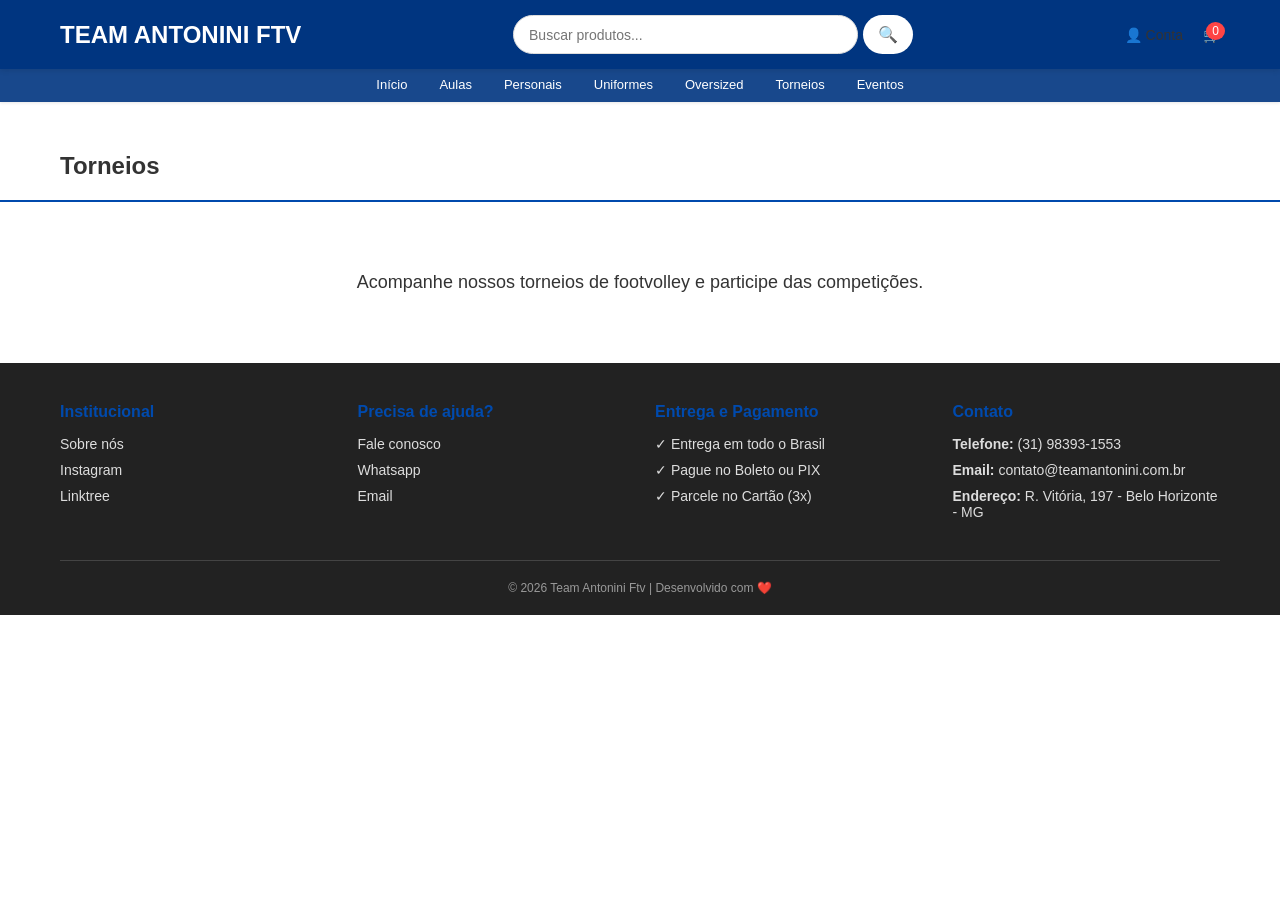
<file: site_antonini/torneios.html>
<!DOCTYPE html>
<html lang="pt-BR">
<head>
    <meta charset="UTF-8">
    <meta name="viewport" content="width=device-width, initial-scale=1.0">
    <title>Torneios - Team Antonini Ftv</title>
    <link rel="stylesheet" href="styles.css">
</head>
<body>
    <!-- HEADER -->
    <header class="header">
        <div class="container">
            <div class="header-content">
                <div class="logo">
                    <h1>TEAM ANTONINI FTV</h1>
                </div>
                <div class="search-bar">
                    <input type="text" placeholder="Buscar produtos...">
                    <button>🔍</button>
                </div>
                <div class="header-actions">
                    <a href="#" class="icon-btn">👤 Conta</a>
                    <a href="#" class="icon-btn cart">🛒 <span class="cart-count">0</span></a>
                </div>
                <button class="mobile-menu-toggle" aria-label="Abrir menu">☰</button>
            </div>
        </div>
    </header>

    <!-- NAVEGAÇÃO -->
    <nav class="navbar">
        <div class="container">
            <ul class="nav-menu">
                <li><a href="../index.html" class="nav-link">Início</a></li>
                <li><a href="aulas.html" class="nav-link">Aulas</a></li>
                <li><a href="personais.html" class="nav-link">Personais</a></li>
                <li><a href="uniformes.html" class="nav-link">Uniformes</a></li>
                <li><a href="oversized.html" class="nav-link">Oversized</a></li>
                <li><a href="torneios.html" class="nav-link">Torneios</a></li>
                <li><a href="eventos.html" class="nav-link">Eventos</a></li>
            </ul>
        </div>
    </nav>

    <!-- CONTEÚDO PRINCIPAL -->
    <section class="section-title">
        <div class="container">
            <h2>Torneios</h2>
        </div>
    </section>

    <section class="products-section">
        <div class="container">
            <p style="font-size: 18px; color: #333; text-align: center; padding: 40px 0;">
                Acompanhe nossos torneios de footvolley e participe das competições.
            </p>
        </div>
    </section>

    <!-- FOOTER -->
    <footer class="footer">
        <div class="container">
            <div class="footer-content">
                <div class="footer-column">
                    <h3>Institucional</h3>
                    <ul>
                        <li><a href="#">Sobre nós</a></li>
                        <li><a href="#">Instagram</a></li>
                        <li><a href="#">Linktree</a></li>
                    </ul>
                </div>
                <div class="footer-column">
                    <h3>Precisa de ajuda?</h3>
                    <ul>
                        <li><a href="#">Fale conosco</a></li>
                        <li><a href="#">Whatsapp</a></li>
                        <li><a href="#">Email</a></li>
                    </ul>
                </div>
                <div class="footer-column">
                    <h3>Entrega e Pagamento</h3>
                    <ul>
                        <li>✓ Entrega em todo o Brasil</li>
                        <li>✓ Pague no Boleto ou PIX</li>
                        <li>✓ Parcele no Cartão (3x)</li>
                    </ul>
                </div>
                <div class="footer-column">
                    <h3>Contato</h3>
                    <p><strong>Telefone:</strong> (31) 98393-1553</p>
                    <p><strong>Email:</strong> contato@teamantonini.com.br</p>
                    <p><strong>Endereço:</strong> R. Vitória, 197 - Belo Horizonte - MG</p>
                </div>
            </div>
            <div class="footer-bottom">
                <p>&copy; 2026 Team Antonini Ftv | Desenvolvido com ❤️</p>
            </div>
        </div>
    </footer>

    <script src="script.js"></script>
</body>
</html>
</file>
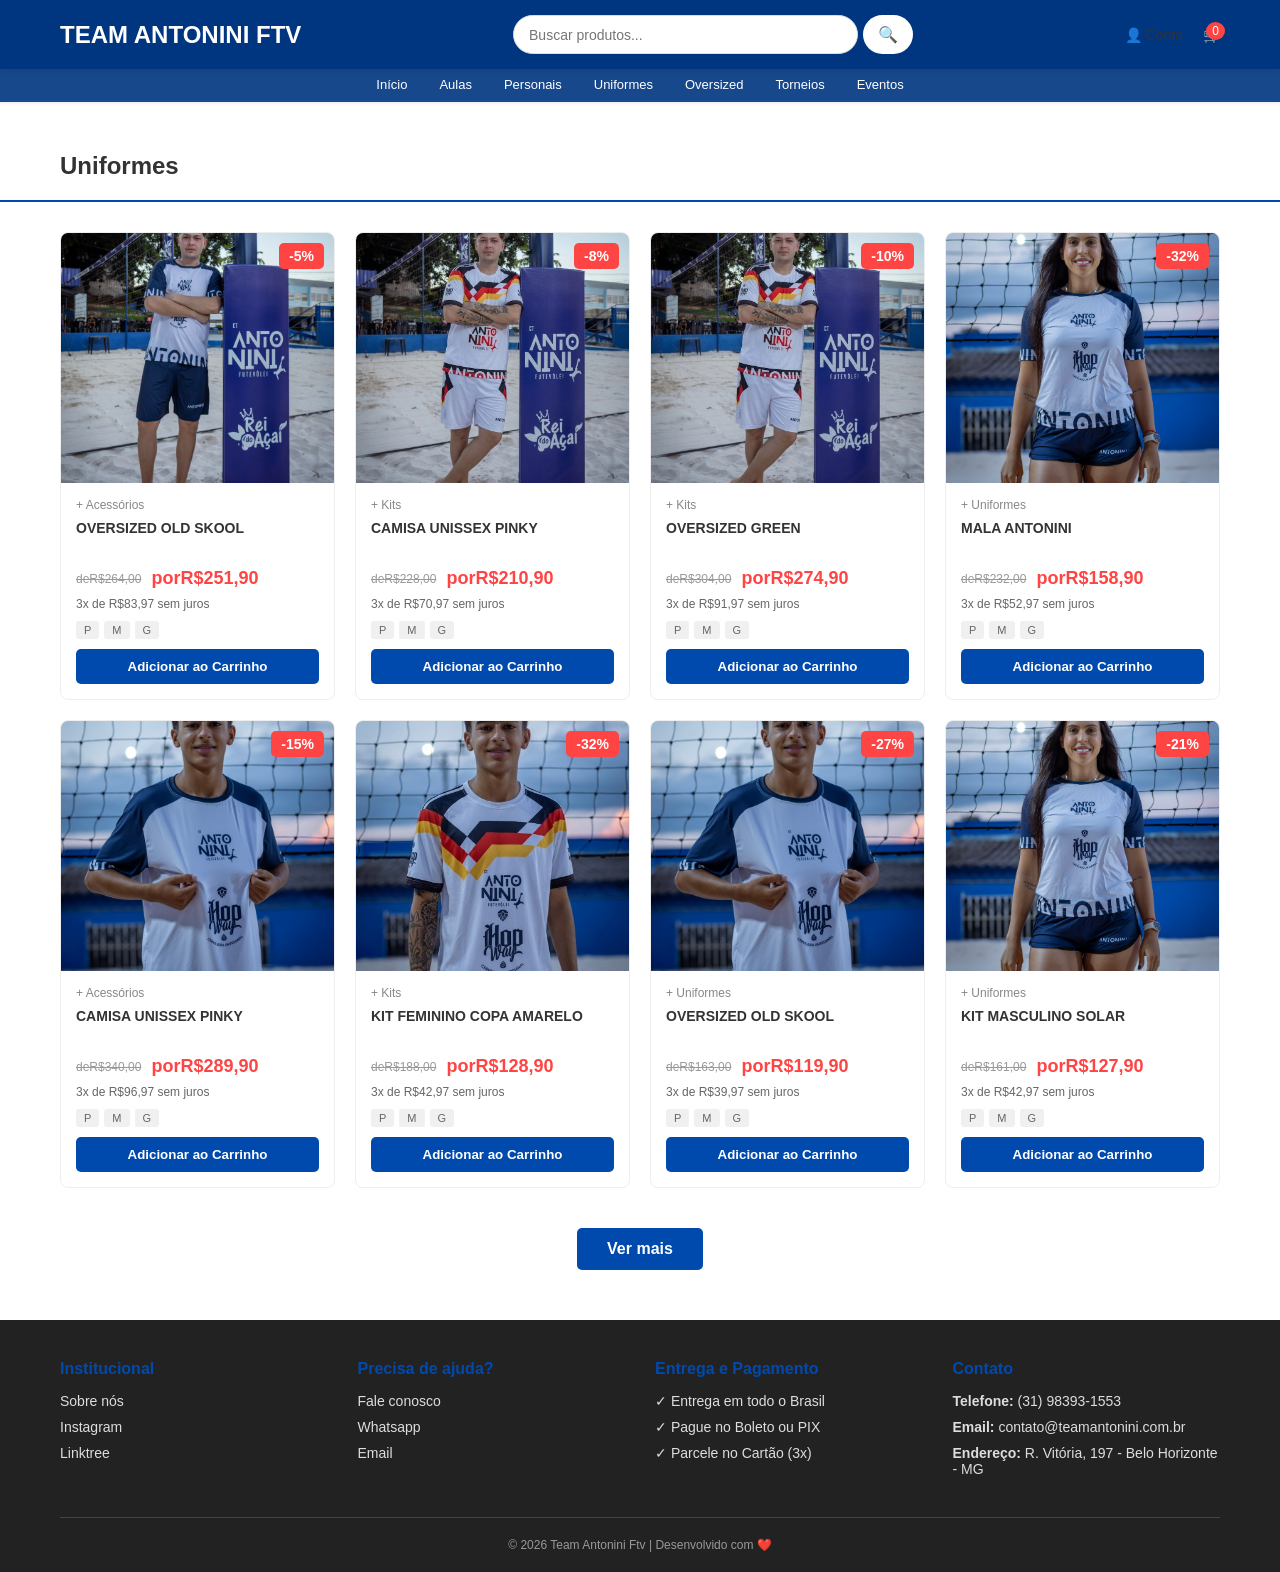
<file: site_antonini/uniformes.html>
<!DOCTYPE html>
<html lang="pt-BR">
<head>
    <meta charset="UTF-8">
    <meta name="viewport" content="width=device-width, initial-scale=1.0">
    <title>Uniformes - Team Antonini Ftv</title>
    <link rel="stylesheet" href="styles.css">
</head>
<body>
    <!-- HEADER -->
    <header class="header">
        <div class="container">
            <div class="header-content">
                <div class="logo">
                    <h1>TEAM ANTONINI FTV</h1>
                </div>
                <div class="search-bar">
                    <input type="text" placeholder="Buscar produtos...">
                    <button>🔍</button>
                </div>
                <div class="header-actions">
                    <a href="#" class="icon-btn">👤 Conta</a>
                    <a href="#" class="icon-btn cart">🛒 <span class="cart-count">0</span></a>
                </div>
                <button class="mobile-menu-toggle" aria-label="Abrir menu">☰</button>
            </div>
        </div>
    </header>

    <!-- NAVEGAÇÃO -->
    <nav class="navbar">
        <div class="container">
            <ul class="nav-menu">
                <li><a href="../index.html" class="nav-link">Início</a></li>
                <li><a href="aulas.html" class="nav-link">Aulas</a></li>
                <li><a href="personais.html" class="nav-link">Personais</a></li>
                <li><a href="uniformes.html" class="nav-link">Uniformes</a></li>
                <li><a href="oversized.html" class="nav-link">Oversized</a></li>
                <li><a href="torneios.html" class="nav-link">Torneios</a></li>
                <li><a href="eventos.html" class="nav-link">Eventos</a></li>
            </ul>
        </div>
    </nav>

    <!-- CONTEÚDO PRINCIPAL -->
    <section class="section-title">
        <div class="container">
            <h2>Uniformes</h2>
        </div>
    </section>

    <section class="products-section">
        <div class="container">
            <div class="products-grid" id="uniformesGrid"></div>
            <div class="view-more">
                <a href="#" class="btn-more">Ver mais</a>
            </div>
        </div>
    </section>

    <!-- FOOTER -->
    <footer class="footer">
        <div class="container">
            <div class="footer-content">
                <div class="footer-column">
                    <h3>Institucional</h3>
                    <ul>
                        <li><a href="#">Sobre nós</a></li>
                        <li><a href="#">Instagram</a></li>
                        <li><a href="#">Linktree</a></li>
                    </ul>
                </div>
                <div class="footer-column">
                    <h3>Precisa de ajuda?</h3>
                    <ul>
                        <li><a href="#">Fale conosco</a></li>
                        <li><a href="#">Whatsapp</a></li>
                        <li><a href="#">Email</a></li>
                    </ul>
                </div>
                <div class="footer-column">
                    <h3>Entrega e Pagamento</h3>
                    <ul>
                        <li>✓ Entrega em todo o Brasil</li>
                        <li>✓ Pague no Boleto ou PIX</li>
                        <li>✓ Parcele no Cartão (3x)</li>
                    </ul>
                </div>
                <div class="footer-column">
                    <h3>Contato</h3>
                    <p><strong>Telefone:</strong> (31) 98393-1553</p>
                    <p><strong>Email:</strong> contato@teamantonini.com.br</p>
                    <p><strong>Endereço:</strong> R. Vitória, 197 - Belo Horizonte - MG</p>
                </div>
            </div>
            <div class="footer-bottom">
                <p>&copy; 2026 Team Antonini Ftv | Desenvolvido com ❤️</p>
            </div>
        </div>
    </footer>

    <script src="script.js"></script>
    <script>
        document.addEventListener('DOMContentLoaded', function() {
            const uniformesGrid = document.getElementById('uniformesGrid');
            for (let i = 0; i < 8; i++) {
                uniformesGrid.appendChild(createProductCard(generateProduct()));
            }
        });
    </script>
</body>
</html>
</file>
<file: site_antonini/styles.css>
* {
    margin: 0;
    padding: 0;
    box-sizing: border-box;
}

/* LOADING SCREEN */
.loading-screen {
    position: fixed;
    inset: 0;
    width: 100%;
    height: 100%;
    background-color: #003580;
    justify-content: center;
    align-items: center;
    z-index: 9999;
    backdrop-filter: blur(4px);
    -webkit-backdrop-filter: blur(4px);
    animation: fadeOut 0.5s ease-in-out 1.2s forwards;
}

.loading-content {
    text-align: center;
    display: flex;
    flex-direction: column;
    align-items: center;
    gap: 18px;
    padding: 20px;
}

.loading-card {
    background: rgba(255,255,255,0.06);
    border-radius: 12px;
    padding: 24px 36px;
    display: flex;
    flex-direction: column;
    align-items: center;
    gap: 12px;
    box-shadow: 0 8px 30px rgba(2,6,23,0.6);
    border: 1px solid rgba(255,255,255,0.06);
}

.loading-logo {
    width: 140px;
    height: 140px;
    object-fit: contain;
    filter: drop-shadow(0 8px 18px rgba(0,0,0,0.6));
    transform-origin: center;
    animation: logoPop 1.2s ease infinite;
}

@keyframes logoPop {
    0% { transform: scale(0.98); }
    50% { transform: scale(1.02); }
    100% { transform: scale(0.98); }
}


@keyframes fadeOut {
    from { opacity: 1; visibility: visible; }
    to { opacity: 0; visibility: hidden; }
}

/* MODAL (account / cart) */
.modal {
    display: none;
    position: fixed;
    inset: 0;
    background: rgba(0,0,0,0.45);
    z-index: 10000;
    align-items: center;
    justify-content: center;
}

.modal .modal-content {
    background: linear-gradient(180deg, #ffffff 0%, #f7fbff 100%);
    color: #0b2240;
    border-radius: 12px;
    padding: 24px;
    width: 100%;
    max-width: 560px;
    box-shadow: 0 18px 50px rgba(4,12,30,0.55), inset 0 1px 0 rgba(255,255,255,0.6);
    position: relative;
    border: 1px solid rgba(2,74,173,0.06);
    transform: translateY(8px);
    opacity: 0;
    transition: transform 220ms cubic-bezier(.2,.9,.3,1), opacity 220ms ease;
}
.modal[style*="display: flex"] .modal-content,
.modal.show .modal-content {
    transform: translateY(0);
    opacity: 1;
}
.modal .modal-close {
    position: absolute;
    right: 12px;
    top: 10px;
    background: #ffffff;
    border: 1px solid rgba(2,74,173,0.06);
    width: 36px;
    height: 36px;
    border-radius: 50%;
    font-size: 16px;
    display: flex;
    align-items: center;
    justify-content: center;
    cursor: pointer;
    box-shadow: 0 6px 18px rgba(2,6,23,0.12);
}
.modal .modal-close:hover { background:#f6f9ff; }

/* Modal headings and layout */
.modal h3 {
    margin: 0 0 8px 0;
    font-size: 20px;
    color: #012a63;
}
.modal .modal-content > div:first-child { margin-bottom: 8px; }

/* Form controls inside modal */
.modal input[type="text"],
.modal input[type="email"],
.modal input[type="password"],
.modal input[type="tel"] {
    width: 100%;
    padding: 12px 14px;
    border: 1px solid rgba(2,74,173,0.08);
    background: #ffffff;
    border-radius: 10px;
    font-size: 14px;
    color: #0b2240;
    box-shadow: inset 0 1px 2px rgba(2,6,23,0.03);
    margin: 6px 0;
    transition: box-shadow 120ms ease, border-color 120ms ease;
}
.modal input:focus {
    outline: none;
    border-color: #004aad;
    box-shadow: 0 6px 20px rgba(0,74,173,0.12);
}

/* Product modal specifics */
.product-modal .product-detail-grid{
    display: grid;
    grid-template-columns: 1fr 1fr;
    gap: 20px;
    align-items: start;
}
.product-modal .product-media img{
    width: 100%;
    border-radius: 8px;
    box-shadow: 0 10px 30px rgba(2,6,23,0.12);
    max-height: 420px;
    object-fit: cover;
    transition: transform 200ms ease;
}
.product-modal .product-media img:hover{ transform: scale(1.03); }
.product-modal .product-info-panel { padding: 6px 0; }
.product-modal .product-price-row { display:flex; gap:12px; align-items:center; margin:8px 0; }
.product-modal .product-description{ color:#334; line-height:1.4; margin-bottom:10px; }
.option-list{ display:flex; gap:8px; flex-wrap:wrap; margin-top:6px; }
.option-btn{ padding:8px 12px; border-radius:8px; border:1px solid rgba(2,6,23,0.06); background:#fff; cursor:pointer; font-weight:600; }
.option-btn.active{ background:#004aad; color:#ffffff; border-color:#003580; }
.option-btn.color{ background:transparent; border:1px solid rgba(2,6,23,0.06); }

@media (max-width:800px){
    .product-modal .product-detail-grid{ grid-template-columns: 1fr; }
    .product-modal .product-media img{ max-height:320px; }
}

/* Buttons inside modal - primary and subtle */
.modal .btn-more {
    padding: 10px 14px;
    border-radius: 10px;
    background: linear-gradient(90deg,#004aad 0%, #0077ff 100%);
    color: #fff;
    border: none;
    font-weight: 700;
    cursor: pointer;
    box-shadow: 0 8px 24px rgba(0,74,173,0.18);
}
.modal .btn-more:hover { transform: translateY(-2px); }
.modal #showLogin, .modal #showSignup {
    background: transparent;
    color: #004aad;
    border: 1px solid rgba(0,74,173,0.08);
    padding: 8px 12px;
    border-radius: 8px;
    box-shadow: none;
}

.modal #showLogin:hover, .modal #showSignup:hover { background: rgba(0,74,173,0.04); }

.modal #accountActions {
    margin-top: 30px;
    justify-content: flex-end;
}

.modal .btn-ghost {
    background: transparent;
    border: 1px solid rgba(0,74,173,0.16);
    color: #0b2240;
    box-shadow: none;
    font-weight: 700;
    padding: 10px 16px;
    border-radius: 10px;
    transition: background-color 180ms ease, border-color 180ms ease, color 180ms ease;
}
.modal .btn-ghost:hover {
    background: rgba(0,74,173,0.06);
    border-color: rgba(0,74,173,0.28);
}

/* small screens */
@media (max-width:480px){
    .modal .modal-content { padding: 18px; border-radius: 10px; }
    .modal .btn-more { width: 100%; }
    .modal #showLogin, .modal #showSignup { flex: 1; }
    .modal .modal-content > div:first-child { display:flex; gap:8px; }
}



body {
    font-family: 'Arial', sans-serif;
    color: #333;
    background-color: #fff;
}

.container {
    max-width: 1200px;
    margin: 0 auto;
    padding: 0 20px;
}

/* HEADER */
.header {
    background-color: #003580;
    box-shadow: 0 2px 5px rgba(0,0,0,0.1);
    position: sticky;
    top: 0;
    z-index: 100;
    transition: transform 0.25s ease, box-shadow 0.25s ease;
}

.header.hide {
    transform: translateY(-110%);
}

.header-content {
    display: flex;
    justify-content: space-between;
    align-items: center;
    padding: 15px 0;
    gap: 20px;
}

.logo h1 {
    font-size: 24px;
    color: #fff;
    font-weight: bold;
    min-width: 150px;
}

span {
    color: #fafadf;
}

.search-bar {
    flex: 1;
    display: flex;
    gap: 5px;
    max-width: 400px;
}

.search-bar input {
    flex: 1;
    padding: 10px 15px;
    border: 1px solid #ddd;
    border-radius: 20px;
    font-size: 14px;
}

.search-bar button {
    padding: 10px 15px;
    background-color: #ffffff;
    border: none;
    border-radius: 20px;
    cursor: pointer;
    font-size: 16px;
}

.header-actions {
    display: flex;
    gap: 20px;
}

.mobile-menu-toggle {
    display: none;
    background-color: #004aad;
    color: #fff;
    border: none;
    border-radius: 12px;
    padding: 10px 14px;
    cursor: pointer;
    font-size: 20px;
    min-width: 48px;
    box-shadow: 0 4px 12px rgba(0,0,0,0.12);
}

.icon-btn {
    text-decoration: none;
    color: #333;
    font-size: 14px;
    transition: color 0.3s;
}

.icon-btn:hover {
    color: #004aad;
}

.cart {
    position: relative;
}

.cart-count {
    background-color: #ff4444;
    color: white;
    border-radius: 50%;
    padding: 2px 6px;
    font-size: 12px;
    position: absolute;
    top: -5px;
    right: -5px;
}
/* NAVEGAÇÃO */
.navbar {
    background-color: #003580e7;
    box-shadow: 0 1px 3px rgba(0,0,0,0.1);
    transition: transform 0.25s ease;
}

.navbar :hover {
    background-color: #003580;
    transition: 0.5s ease;
}

.nav-menu {
    list-style: none;
    display: flex;
    gap: 0;
    padding: 0;
    margin: 0;
    flex-wrap: wrap;
    justify-content: center;
}

.nav-link {
    display: block;
    padding: 8px 16px;
    color: white;
    text-decoration: none;
    font-weight: 500;
    font-size: 13px;
    transition: background-color 0.3s, color 0.3s;
    border-bottom: 2px solid transparent;
    background-color: transparent;
}

.nav-link:hover {
    background-color: #003580;
    border-bottom-color: #FFD700;
}
/* BANNER CARROSSEL */
.banner-carousel {
    margin: 0;
    width: 100%;
}

.carousel-container {
    position: relative;
    width: 100vw;
    left: 50%;
    right: 50%;
    margin-left: -50vw;
    margin-right: -50vw;
    overflow: hidden;
}

.carousel {
    display: flex;
    transition: transform 0.5s ease-in-out;
}

.slide {
    min-width: 100%;
    height: 400px;
    background-size: cover;
    background-position: center;
    position: relative;
    display: flex;
    align-items: center;
    justify-content: center;
}

.carousel-btn {
    position: absolute;
    top: 50%;
    transform: translateY(-50%);
    background-color: rgba(0,0,0,0.5);
    color: white;
    border: none;
    width: 50px;
    height: 50px;
    border-radius: 50%;
    font-size: 24px;
    cursor: pointer;
    transition: background-color 0.3s;
    z-index: 10;
}

.carousel-btn:hover {
    background-color: rgba(0,0,0,0.8);
}

.carousel-btn.prev {
    left: 10px;
}

.carousel-btn.next {
    right: 10px;
}

/* SEÇÕES */
.section-title {
    background-color: #fff;
    margin-top: 30px;
    padding: 20px 0;
    border-bottom: 2px solid #004aad;
}

.section-title h2 {
    font-size: 24px;
    color: #333;
}

.products-section {
    padding: 30px 0;
    background-color: #fff;
    margin-bottom: 0;
}

/* GRID DE PRODUTOS */
.products-grid {
    display: grid;
    grid-template-columns: repeat(auto-fill, minmax(250px, 1fr));
    gap: 20px;
    margin-bottom: 20px;
}

.product-card {
    background-color: #fff;
    border: 1px solid #eee;
    border-radius: 8px;
    overflow: hidden;
    transition: box-shadow 0.3s, transform 0.3s;
    cursor: pointer;
}

.product-card:hover {
    box-shadow: 0 5px 15px rgba(0,0,0,0.1);
    transform: translateY(-5px);
}

.product-image {
    width: 100%;
    height: 250px;
    background-size: cover;
    background-position: center;
    position: relative;
}

.product-discount {
    position: absolute;
    top: 10px;
    right: 10px;
    background-color: #ff4444;
    color: white;
    padding: 5px 10px;
    border-radius: 5px;
    font-weight: bold;
    font-size: 14px;
}

.product-info {
    padding: 15px;
}

.product-name {
    font-size: 14px;
    font-weight: bold;
    margin-bottom: 8px;
    color: #333;
    min-height: 40px;
}

.product-category {
    font-size: 12px;
    color: #888;
    margin-bottom: 8px;
}

.product-price {
    display: flex;
    gap: 10px;
    align-items: center;
    margin-bottom: 8px;
}

.original-price {
    text-decoration: line-through;
    color: #999;
    font-size: 12px;
}

.current-price {
    font-size: 18px;
    color: #ff4444;
    font-weight: bold;
}

.product-installments {
    font-size: 12px;
    color: #666;
    margin-bottom: 10px;
}

.product-sizes {
    display: flex;
    gap: 5px;
    flex-wrap: wrap;
    margin-bottom: 10px;
}

.size-tag {
    background-color: #f0f0f0;
    padding: 3px 8px;
    border-radius: 3px;
    font-size: 11px;
    color: #666;
}

.add-to-cart {
    width: 100%;
    padding: 10px;
    background-color: #004aad;
    border: none;
    border-radius: 5px;
    color: #fff;
    font-weight: bold;
    cursor: pointer;
    transition: background-color 0.3s;
}

.add-to-cart:hover {
    background-color: #003580;
}

/* VER MAIS */
.view-more {
    text-align: center;
    padding: 20px 0;
}

.btn-more {
    display: inline-block;
    padding: 12px 30px;
    background-color: #004aad;
    color: white;
    text-decoration: none;
    border-radius: 5px;
    font-weight: bold;
    transition: background-color 0.3s;
}

.btn-more:hover {
    background-color: #003580;
}

/* AVALIAÇÕES */
.reviews-section {
    background-color: #fff;
    padding: 40px 0;
    margin-bottom: 0;
}

.reviews-section h2 {
    font-size: 24px;
    margin-bottom: 30px;
    color: #333;
}

.reviews-grid {
    display: grid;
    grid-template-columns: repeat(auto-fit, minmax(300px, 1fr));
    gap: 20px;
    margin-bottom: 30px;
}

.review-card {
    background-color: #f8f8f8;
    padding: 20px;
    border-radius: 8px;
    border-left: 4px solid #004aad;
}

.stars {
    font-size: 18px;
    margin-bottom: 10px;
}

.review-text {
    font-size: 14px;
    color: #333;
    margin-bottom: 10px;
    line-height: 1.5;
}

.review-author {
    font-size: 12px;
    color: #666;
    font-weight: bold;
}

/* FOOTER */
.footer {
    background-color: #222;
    color: #ddd;
    padding: 40px 0 20px;
}

.footer-content {
    display: grid;
    grid-template-columns: repeat(auto-fit, minmax(250px, 1fr));
    gap: 30px;
    margin-bottom: 30px;
}

.footer-column h3 {
    color: #004aad;
    margin-bottom: 15px;
    font-size: 16px;
}

.footer-column ul {
    list-style: none;
}

.footer-column ul li {
    margin-bottom: 10px;
    font-size: 14px;
}

.footer-column ul li a {
    color: #ddd;
    text-decoration: none;
    transition: color 0.3s;
}

.footer-column ul li a:hover {
    color: #004aad;
}

.footer-column p {
    font-size: 14px;
    margin-bottom: 10px;
}

.footer-bottom {
    border-top: 1px solid #444;
    padding-top: 20px;
    text-align: center;
    color: #999;
    font-size: 12px;
}

/* RESPONSIVIDADE */
@media (max-width: 800px) {
    .header-content {
        flex-direction: column;
        gap: 16px;
        align-items: stretch;
        padding: 18px 0;
    }

    .search-bar {
        max-width: 100%;
        width: 100%;
        flex-wrap: wrap;
    }

    .search-bar input {
        min-width: 0;
        font-size: 15px;
        padding: 12px 16px;
    }

    .search-bar button {
        padding: 12px 16px;
        font-size: 16px;
    }

    .header-actions {
        width: 100%;
        justify-content: space-between;
        flex-wrap: wrap;
        gap: 10px;
    }

    .header-actions .icon-btn {
        flex: 1;
        text-align: center;
        font-size: 15px;
        padding: 10px 12px;
    }

    .logo h1 {
        min-width: auto;
        text-align: center;
        font-size: 26px;
    }

    .mobile-menu-toggle {
        display: inline-flex;
    }

    .slide {
        height: 260px;
    }

    .products-grid {
        grid-template-columns: repeat(auto-fill, minmax(240px, 1fr));
        gap: 18px;
    }

    .carousel-btn {
        width: 44px;
        height: 44px;
        font-size: 22px;
    }

    .section-title h2 {
        font-size: 22px;
    }

    .nav-menu {
        display: none;
        flex-direction: column;
        gap: 4px;
        justify-content: center;
        background-color:   #003580;
        width: 100%;
        padding: 10px 0;
        border-radius: 0 0 14px 14px;
    }

    .nav-menu.mobile-open {
        display: flex;
    }

    .nav-link {
        padding: 12px 16px;
        font-size: 14px;
        border-bottom: 1px solid rgba(255,255,255,0.08);
    }

    .reviews-grid {
        grid-template-columns: 1fr;
    }

    .footer-content {
        grid-template-columns: 1fr;
    }
}

@media (max-width: 480px) {
    .header-content {
        padding: 18px 0;
    }

    .mobile-menu-toggle {
        display: inline-flex;
    }

    .logo h1 {
        font-size: 20px;
    }

    .search-bar {
        gap: 10px;
        flex-direction: column;
    }

    .search-bar button,
    .search-bar input {
        width: 100%;
        font-size: 15px;
        padding: 14px 16px;
    }

    .header-actions {
        width: 100%;
        justify-content: space-between;
        flex-wrap: wrap;
        gap: 10px;
    }

    .header-actions .icon-btn {
        flex: 1;
        font-size: 15px;
        padding: 12px 14px;
    }

    .products-grid {
        grid-template-columns: 1fr;
    }

    .slide {
        height: 240px;
    }

    .product-card {
        border: none;
        background-color: #f8f8f8;
        border-radius: 14px;
    }

    .product-image {
        height: 260px;
    }

    .product-name {
        font-size: 16px;
        min-height: 48px;
    }

    .product-category,
    .product-installments,
    .original-price {
        font-size: 13px;
    }

    .add-to-cart,
    .btn-more {
        width: 100%;
        padding: 14px 16px;
        font-size: 15px;
    }

    .nav-menu {
        gap: 0;
        flex-direction: column;
    }

    .nav-link {
        padding: 12px 16px;
        font-size: 14px;
        border-bottom: 1px solid rgba(255,255,255,0.16);
    }

    .reviews-section {
        padding: 30px 0;
    }

    .reviews-grid {
        grid-template-columns: 1fr;
    }

    .footer {
        padding: 30px 0 20px;
    }

    .footer-column h3,
    .footer-column p,
    .footer-column ul li {
        font-size: 14px;
    }

    .carousel-btn.prev {
        left: 6px;
    }

    .carousel-btn.next {
        right: 6px;
    }
}
</file>
